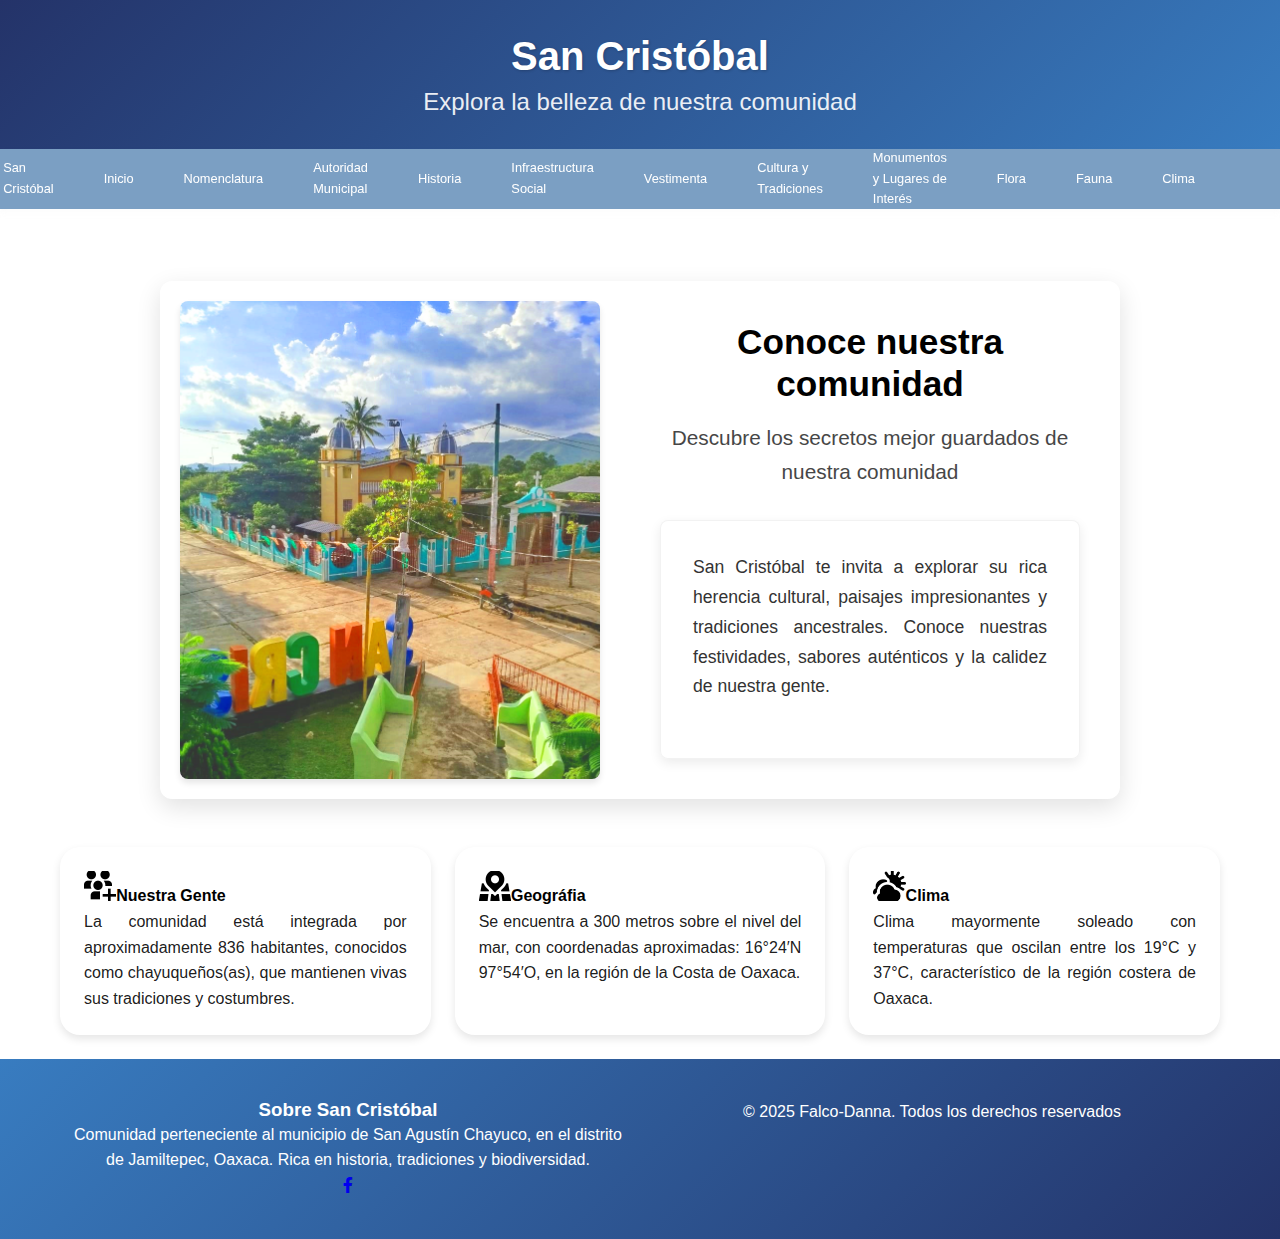
<file: index.html>
<!DOCTYPE html>
<html lang="en">
<head>
    <meta charset="UTF-8">
    <meta name="viewport" content="width=device-width, initial-scale=1.0">
    <title>San Cristóbal</title>

<meta charset="UTF-8">
    <meta name="author" content="San Cristóbal">
    <meta name="description" content="Pagina de San Cristóbal"
    <meta name="keywords" content="San Cristóbal, Chayuco, Tobeños, Cristóbal"/>
    <meta name="viewport" content="width=device-width, initial-scale=1, minimum-scale=1">
    <meta name="copyright" content="© 2025 Falco-Danna. Todos los derechos reservados"/>
    <link rel="icon" href="Img/Logo.png">


    <link rel="stylesheet" href="CSS/Estilos.css">
    <link rel="stylesheet" href="https://cdnjs.cloudflare.com/ajax/libs/font-awesome/6.0.0-beta3/css/all.min.css">
</head>

<body>
   <header>
        <h1>San Cristóbal </h1>
        <h2>Explora la belleza de nuestra comunidad</h2>
   </header> 

<nav>
    <ul class="sidebar">
      <li onclick=hideSidebar()><a href="index.html"><svg xmlns="http://www.w3.org/2000/svg" height="26" viewBox="0 96 960 960" width="26"><path d="m249 849-42-42 231-231-231-231 42-42 231 231 231-231 42 42-231 231 231 231-42 42-231-231-231 231Z"/></svg></a></li>
      <li><a href="index.html">Inicio</a></li>
      <li><a href="Nomenclatura.html">Nomenclatura</a></li>
      <li><a href="Autoridad Municipal.html">Autoridad Municipal</a></li>
      <li><a href="Historia.html">Historia</a></li>
      <li><a href="Infraestructura social.html">Infraestructura Social</a></li>
      <li><a href="Vetimenta.html">Vestimenta</a></li>
      <li><a href="Cultura y tradiciones.html">Cultura y Tradiciones</a></li>
      <li><a href="Monumentos y lugares de interes.html">Monumentos y Lugares de Interés</a></li>
      <li><a href="Flora.html">Flora</a></li>
      <li><a href="Fauna.html">Fauna</a></li>
      <li><a href="Clima.html">Clima</a></li>
    </ul>
    <ul>
      <li><a href="index.html">San Cristóbal</a></li>
      <li class="hideOnMobile"><a href="index.html">Inicio</a></li>
      <li class="hideOnMobile"><a href="Nomenclatura.html">Nomenclatura</a></li>
      <li class="hideOnMobile"><a href="Autoridad Municipal.html">Autoridad Municipal</a></li>
      <li class="hideOnMobile"><a href="Historia.html">Historia</a></li>
      <li class="hideOnMobile"><a href="Infraestructura social.html">Infraestructura Social</a></li>
      <li class="hideOnMobile"><a href="Vetimenta.html">Vestimenta</a></li>
      <li class="hideOnMobile"><a href="Cultura y tradiciones.html">Cultura y Tradiciones</a></li>
      <li class="hideOnMobile"><a href="Monumentos y lugares de interes.html">Monumentos y Lugares de Interés</a></li>
      <li class="hideOnMobile"><a href="Flora.html">Flora</a></li>
      <li class="hideOnMobile"><a href="Fauna.html">Fauna</a></li>
      <li class="hideOnMobile"><a href="Clima.html">Clima</a></li>
      <li class="menu-button" onclick=showSidebar()><a href="#"><svg xmlns="http://www.w3.org/2000/svg" height="26" viewBox="0 96 960 960" width="26"><path d="M120 816v-60h720v60H120Zm0-210v-60h720v60H120Zm0-210v-60h720v60H120Z"/></svg></a></li>
    </ul>
  </nav>

  <script>
    function showSidebar(){
      const sidebar = document.querySelector('.sidebar')
      sidebar.style.display = 'flex'
    }
    function hideSidebar(){
      const sidebar = document.querySelector('.sidebar')
      sidebar.style.display = 'none'
    }
  </script>

   <main>
      <section class="container" id="explora">
        <div class="seccion-destacada">
           
            <div class="seccion-destacada-imagen">
                <img src="Img/SAN CRISTOBAL.png">
            </div>
            
          
            <div class="seccion-destacada-contenido">
                <h2 class="titulo-destacado">Conoce nuestra comunidad </h2>
                <p class="subtitulo-destacado">Descubre los secretos mejor guardados de nuestra comunidad</p>
                
                <div class="tarjeta-destacada">
                    <p>San Cristóbal te invita a explorar su rica herencia cultural, paisajes impresionantes y tradiciones ancestrales. Conoce nuestras festividades, sabores auténticos y la calidez de nuestra gente.</p>
                    
                </div>
            </div>
        </div>
    </section>
    
    <div class="cards-container">
      <div class="divcentral">
        <img src="Img/COMUNIDAD.png"
        <h3><strong>Nuestra Gente</strong></h3>
        <p>La comunidad está integrada por aproximadamente 836 habitantes, conocidos como chayuqueños(as), que mantienen vivas sus tradiciones y costumbres.</p>
      </div>

      <div class="divcentral">
        <img src="Img/UBICACION.png"
        <h3><strong>Geográfia</strong></h3>
        <p>Se encuentra a 300 metros sobre el nivel del mar, con coordenadas aproximadas: 16°24′N 97°54′O, en la región de la Costa de Oaxaca.</p>
      </div>

      <div class="divcentral">
        <img src="Img/CLIMA.png"
        <h3><strong>Clima</strong></h3>
        <p>Clima mayormente soleado con temperaturas que oscilan entre los 19°C y 37°C, característico de la región costera de Oaxaca.</p>
      </div>
    </div>

    
   </main>

   <footer>
    <div class="footer-content">
            <div class="footer-column">
                <h3>Sobre San Cristóbal</h3>
                <p>Comunidad perteneciente al municipio de San Agustín Chayuco, en el distrito de Jamiltepec, Oaxaca. Rica en historia, tradiciones y biodiversidad.</p>
                <div class="social-links">
                    <a href="#"><i class="fab fa-facebook-f"></i></a>
                </div>
            </div>
    © 2025 Falco-Danna. Todos los derechos reservados
   </footer>
</body>
</html>
</file>
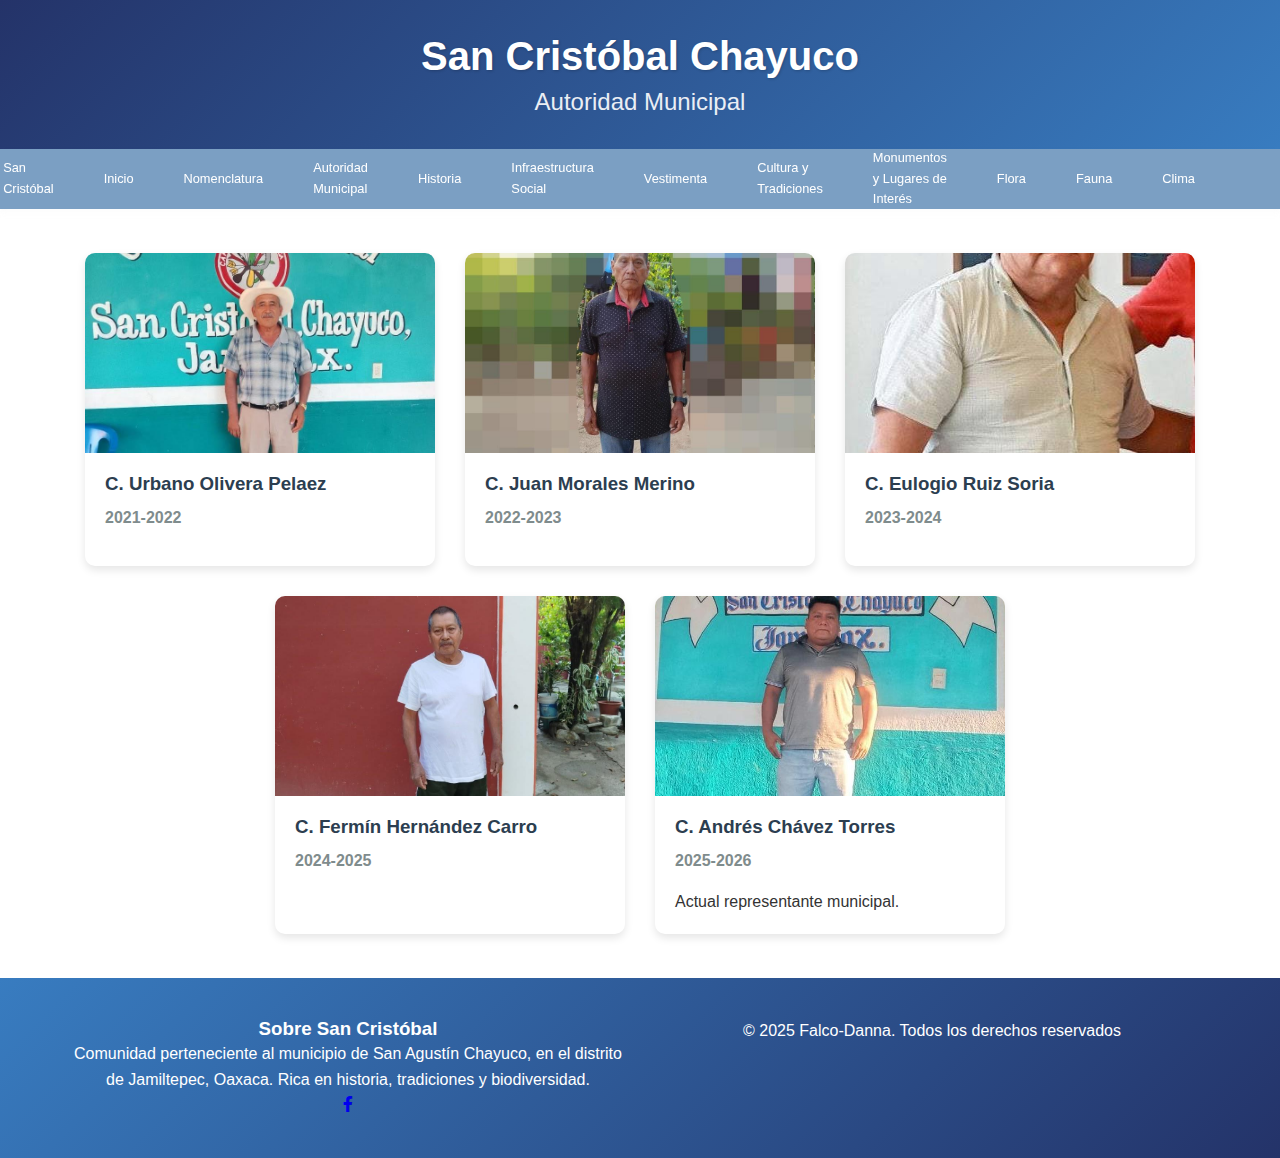
<file: Autoridad Municipal.html>
<!DOCTYPE html>
<html lang="en">
<head>
    <meta charset="UTF-8">
    <meta name="viewport" content="width=device-width, initial-scale=1.0">
    <title>San Cristóbal</title>

<meta charset="UTF-8">
    <meta name="author" content="San Cristóbal">
    <meta name="description" content="Pagina de San Cristóbal"
    <meta name="keywords" content="San Cristóbal, Chayuco, Tobeños, Cristóbal"/>
    <meta name="viewport" content="width=device-width, initial-scale=1, minimum-scale=1">
    <meta name="copyright" content="© 2025 Falco-Danna. Todos los derechos reservados"/>
    <link rel="icon" href="Img\Logo.png">


    <link rel="stylesheet" href="CSS/Estilos.css">
    <link rel="stylesheet" href="https://cdnjs.cloudflare.com/ajax/libs/font-awesome/6.0.0-beta3/css/all.min.css">
</head>
<body>
   <header>
        <h1>San Cristóbal Chayuco</h1>
        <h2>Autoridad Municipal</h2>
   </header> 

<nav>
    <ul class="sidebar">
      <li onclick=hideSidebar()><a href="index.html"><svg xmlns="http://www.w3.org/2000/svg" height="26" viewBox="0 96 960 960" width="26"><path d="m249 849-42-42 231-231-231-231 42-42 231 231 231-231 42 42-231 231 231 231-42 42-231-231-231 231Z"/></svg></a></li>
      <li><a href="index.html">Inicio</a></li>
      <li><a href="Nomenclatura.html">Nomenclatura</a></li>
      <li><a href="Autoridad Municipal.html">Autoridad Municipal</a></li>
      <li><a href="Historia.html">Historia</a></li>
      <li><a href="Infraestructura social.html">Infraestructura Social</a></li>
      <li><a href="Vetimenta.html">Vestimenta</a></li>
      <li><a href="Cultura y tradiciones.html">Cultura y Tradiciones</a></li>
      <li><a href="Monumentos y lugares de interes.html">Monumentos y Lugares de Interés</a></li>
      <li><a href="Flora.html">Flora</a></li>
      <li><a href="Fauna.html">Fauna</a></li>
      <li><a href="Clima.html">Clima</a></li>
    </ul>
    <ul>
      <li><a href="index.html">San Cristóbal</a></li>
      <li class="hideOnMobile"><a href="index.html">Inicio</a></li>
      <li class="hideOnMobile"><a href="Nomenclatura.html">Nomenclatura</a></li>
      <li class="hideOnMobile"><a href="Autoridad Municipal.html">Autoridad Municipal</a></li>
      <li class="hideOnMobile"><a href="Historia.html">Historia</a></li>
      <li class="hideOnMobile"><a href="Infraestructura social.html">Infraestructura Social</a></li>
      <li class="hideOnMobile"><a href="Vetimenta.html">Vestimenta</a></li>
      <li class="hideOnMobile"><a href="Cultura y tradiciones.html">Cultura y Tradiciones</a></li>
      <li class="hideOnMobile"><a href="Monumentos y lugares de interes.html">Monumentos y Lugares de Interés</a></li>
      <li class="hideOnMobile"><a href="Flora.html">Flora</a></li>
      <li class="hideOnMobile"><a href="Fauna.html">Fauna</a></li>
      <li class="hideOnMobile"><a href="Clima.html">Clima</a></li>
      <li class="menu-button" onclick=showSidebar()><a href="#"><svg xmlns="http://www.w3.org/2000/svg" height="26" viewBox="0 96 960 960" width="26"><path d="M120 816v-60h720v60H120Zm0-210v-60h720v60H120Zm0-210v-60h720v60H120Z"/></svg></a></li>
    </ul>
  </nav>

  <script>
    function showSidebar(){
      const sidebar = document.querySelector('.sidebar')
      sidebar.style.display = 'flex'
    }
    function hideSidebar(){
      const sidebar = document.querySelector('.sidebar')
      sidebar.style.display = 'none'
    }
  </script>

   <main>

      </section>
    
    <div class="autoridades-container">
      <div class="autoridad-card">
        <div class="autoridad-imagen">
          <img src="Img/C. Urbano Olivera Peláe.jpg" alt="C. Urbano Olivera Pelaez">
        </div>
        <div class="autoridad-info">
          <h3>C. Urbano Olivera Pelaez</h3>
          <p class="periodo">2021-2022</p>
          
        </div>
      </div>

      <div class="autoridad-card">
        <div class="autoridad-imagen">
          <img src="Img/C. Juan Morales Merino.jpg" alt="C. Juan Morales Merino">
        </div>
        <div class="autoridad-info">
          <h3>C. Juan Morales Merino</h3>
          <p class="periodo">2022-2023</p>
          
        </div>
      </div>

      <div class="autoridad-card">
        <div class="autoridad-imagen">
          <img src="Img/C. Eulogio Ruiz Soria.jpg" alt="C. Eulogio Ruiz Soria">
        </div>
        <div class="autoridad-info">
          <h3>C. Eulogio Ruiz Soria</h3>
          <p class="periodo">2023-2024</p>
          
        </div>
      </div>

      <div class="autoridad-card">
        <div class="autoridad-imagen">
          <img src="Img/C. Fermín Hernández Carro.jpg" alt="C. Fermín Hernández Carro">
        </div>
        <div class="autoridad-info">
          <h3>C. Fermín Hernández Carro</h3>
          <p class="periodo">2024-2025</p>
       
        </div>
      </div>

      <div class="autoridad-card">
        <div class="autoridad-imagen">
          <img src="Img/C. Andrés Chávez Torres.jpg" alt="C. Andrés Chávez Torres">
        </div>
        <div class="autoridad-info">
          <h3>C. Andrés Chávez Torres</h3>
          <p class="periodo">2025-2026</p>
          <p>Actual representante municipal.</p>
        </div>
      </div>
    </div>

   </main>

   <footer>
    <div class="footer-content">
            <div class="footer-column">
                <h3>Sobre San Cristóbal</h3>
                <p>Comunidad perteneciente al municipio de San Agustín Chayuco, en el distrito de Jamiltepec, Oaxaca. Rica en historia, tradiciones y biodiversidad.</p>
                <div class="social-links">
                    <a href="#"><i class="fab fa-facebook-f"></i></a>
                </div>
            </div>
    © 2025 Falco-Danna. Todos los derechos reservados
   </footer>
</body>
</html>
</file>
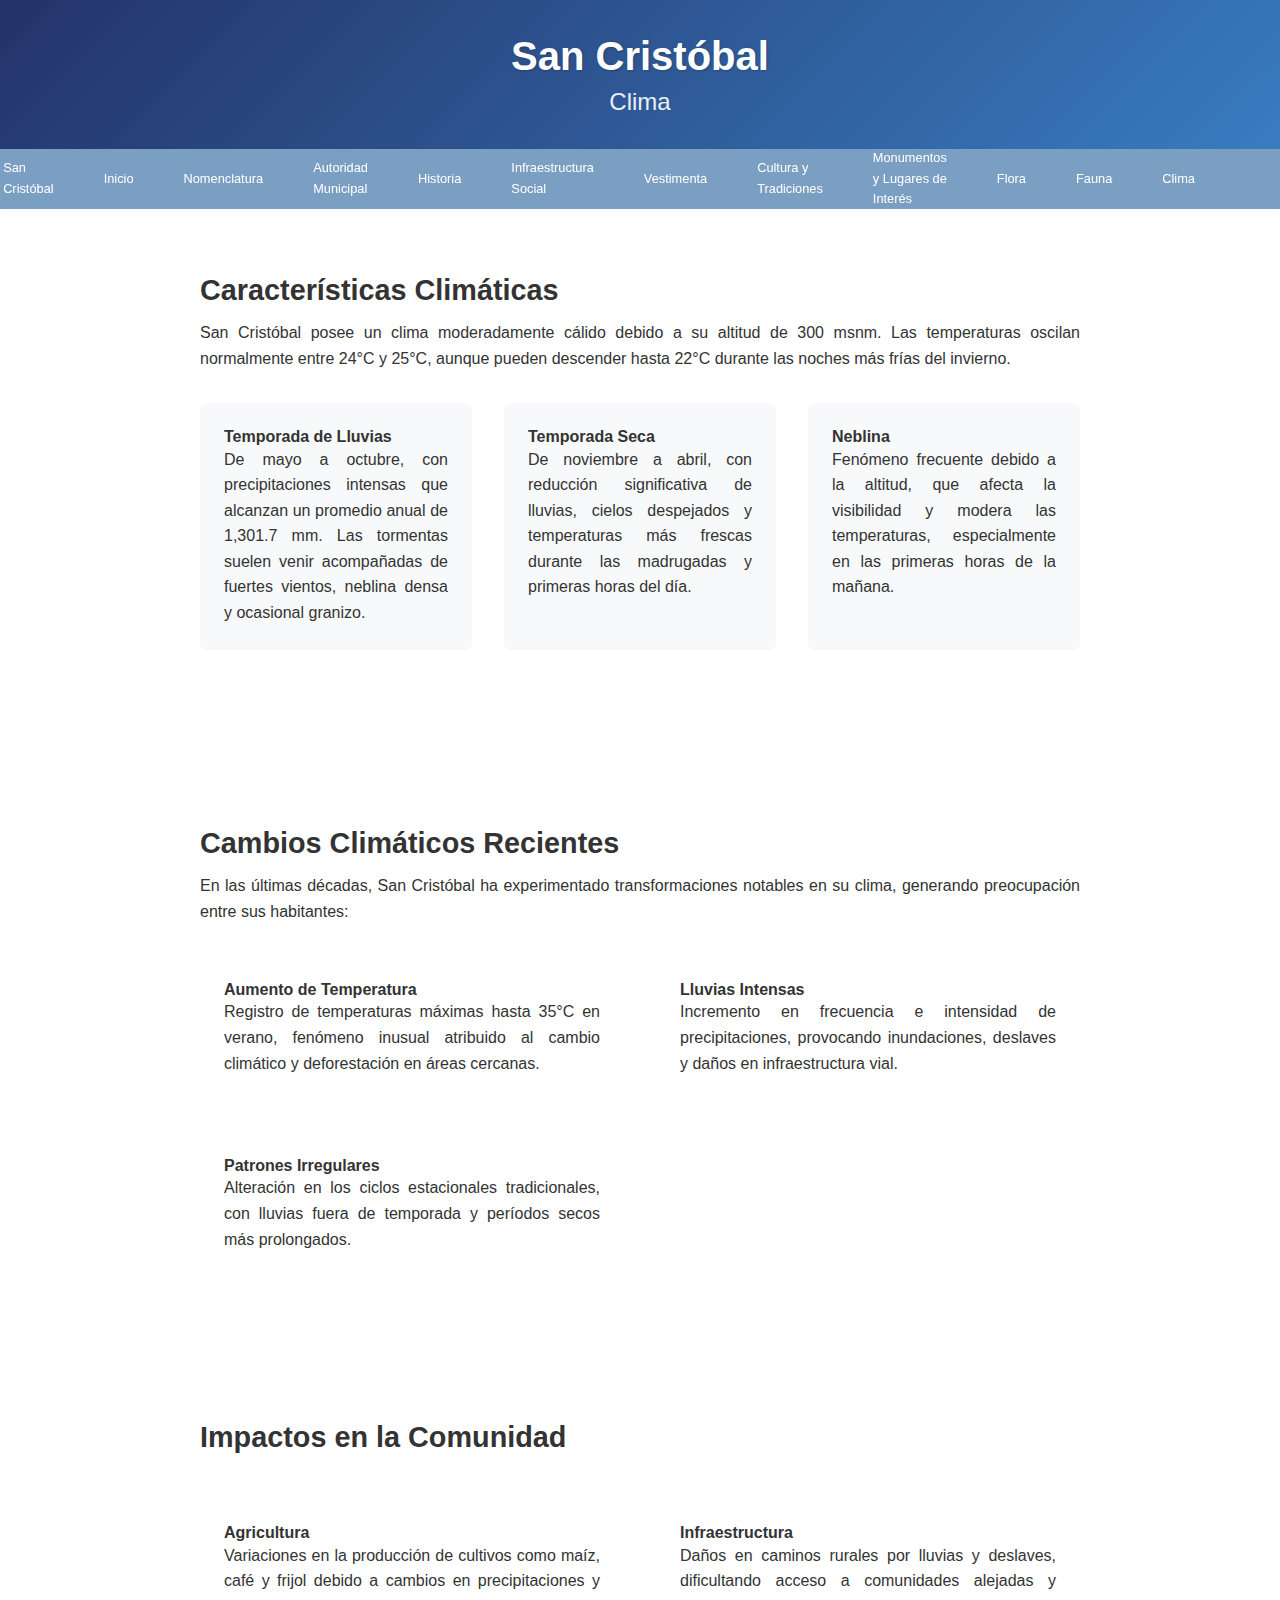
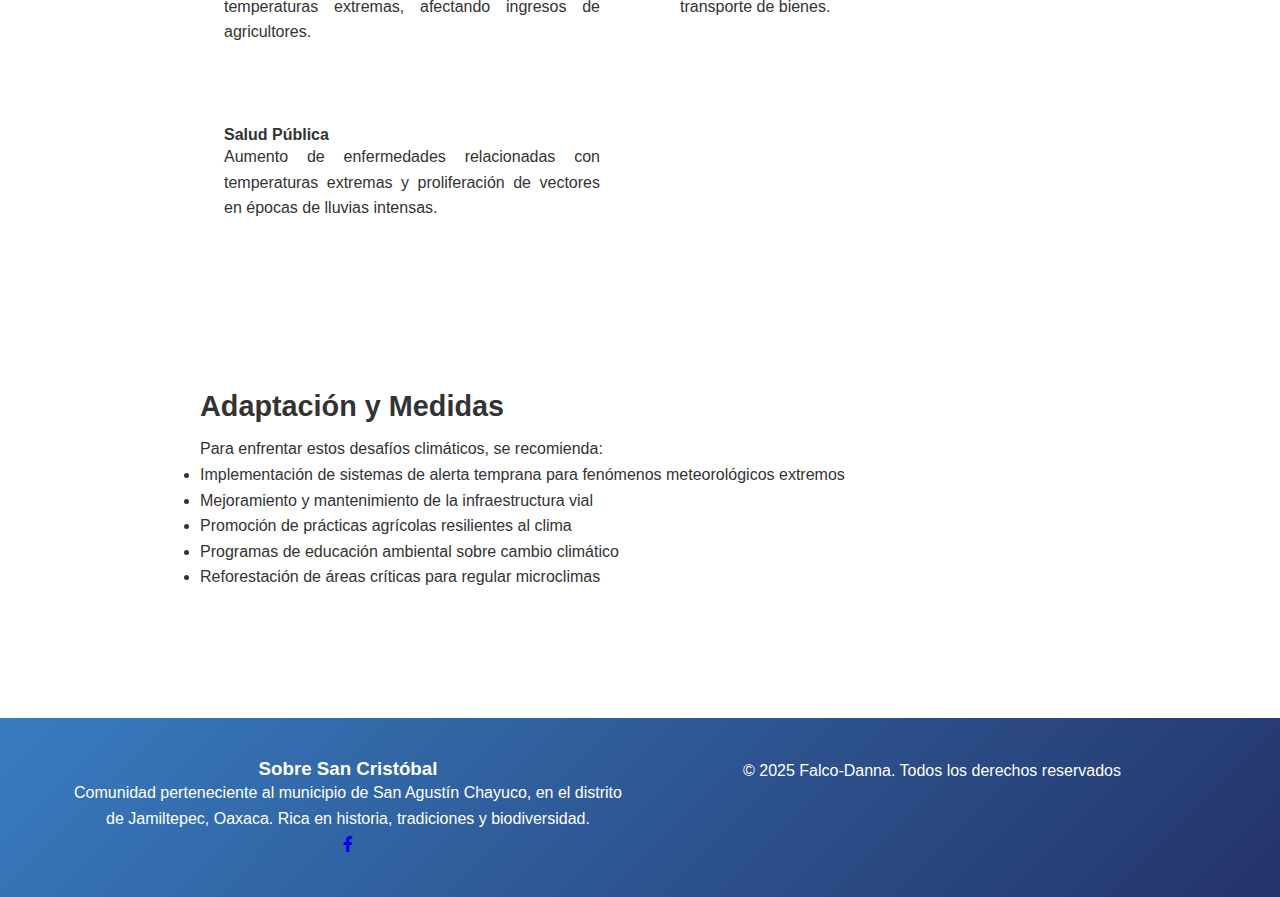
<file: Clima.html>
<!DOCTYPE html>
<html lang="en">
<head>
    <meta charset="UTF-8">
    <meta name="viewport" content="width=device-width, initial-scale=1.0">
    <title>San Cristóbal</title>

<meta charset="UTF-8">
    <meta name="author" content="San Cristóbal">
    <meta name="description" content="Pagina de San Cristóbal"
    <meta name="keywords" content="San Cristóbal, Chayuco, Tobeños, Cristóbal"/>
    <meta name="viewport" content="width=device-width, initial-scale=1, minimum-scale=1">
    <meta name="copyright" content="© 2025 Falco-Danna. Todos los derechos reservados"/>
    <link rel="icon" href="Img/Logo.png">


    <link rel="stylesheet" href="CSS/Estilos.css">
    <link rel="stylesheet" href="https://cdnjs.cloudflare.com/ajax/libs/font-awesome/6.0.0-beta3/css/all.min.css">
</head>
<body>
   <header>
        <h1>San Cristóbal </h1>
        <h2>Clima</h2>
   </header> 

   <nav>
    <ul class="sidebar">
      <li onclick=hideSidebar()><a href="index.html"><svg xmlns="http://www.w3.org/2000/svg" height="26" viewBox="0 96 960 960" width="26"><path d="m249 849-42-42 231-231-231-231 42-42 231 231 231-231 42 42-231 231 231 231-42 42-231-231-231 231Z"/></svg></a></li>
      <li><a href="index.html">Inicio</a></li>
      <li><a href="Nomenclatura.html">Nomenclatura</a></li>
      <li><a href="Autoridad Municipal.html">Autoridad Municipal</a></li>
      <li><a href="Historia.html">Historia</a></li>
      <li><a href="Infraestructura social.html">Infraestructura Social</a></li>
      <li><a href="Vetimenta.html">Vestimenta</a></li>
      <li><a href="Cultura y tradiciones.html">Cultura y Tradiciones</a></li>
      <li><a href="Monumentos y lugares de interes.html">Monumentos y Lugares de Interés</a></li>
      <li><a href="Flora.html">Flora</a></li>
      <li><a href="Fauna.html">Fauna</a></li>
      <li><a href="Clima.html">Clima</a></li>
    </ul>
    <ul>
      <li><a href="index.html">San Cristóbal</a></li>
      <li class="hideOnMobile"><a href="index.html">Inicio</a></li>
      <li class="hideOnMobile"><a href="Nomenclatura.html">Nomenclatura</a></li>
      <li class="hideOnMobile"><a href="Autoridad Municipal.html">Autoridad Municipal</a></li>
      <li class="hideOnMobile"><a href="Historia.html">Historia</a></li>
      <li class="hideOnMobile"><a href="Infraestructura social.html">Infraestructura Social</a></li>
      <li class="hideOnMobile"><a href="Vetimenta.html">Vestimenta</a></li>
      <li class="hideOnMobile"><a href="Cultura y tradiciones.html">Cultura y Tradiciones</a></li>
      <li class="hideOnMobile"><a href="Monumentos y lugares de interes.html">Monumentos y Lugares de Interés</a></li>
      <li class="hideOnMobile"><a href="Flora.html">Flora</a></li>
      <li class="hideOnMobile"><a href="Fauna.html">Fauna</a></li>
      <li class="hideOnMobile"><a href="Clima.html">Clima</a></li>
      <li class="menu-button" onclick=showSidebar()><a href="#"><svg xmlns="http://www.w3.org/2000/svg" height="26" viewBox="0 96 960 960" width="26"><path d="M120 816v-60h720v60H120Zm0-210v-60h720v60H120Zm0-210v-60h720v60H120Z"/></svg></a></li>
    </ul>
  </nav>

  <script>
    function showSidebar(){
      const sidebar = document.querySelector('.sidebar')
      sidebar.style.display = 'flex'
    }
    function hideSidebar(){
      const sidebar = document.querySelector('.sidebar')
      sidebar.style.display = 'none'
    }
  </script>

   <main>
      
    <div class="container">
        
        <div class="clima-section">
            <h3>Características Climáticas</h3>
            <p>San Cristóbal posee un clima moderadamente cálido debido a su altitud de 300 msnm. Las temperaturas oscilan normalmente entre 24°C y 25°C, aunque pueden descender hasta 22°C durante las noches más frías del invierno.</p>
            
            <div class="clima-highlights">
                <div class="highlight-card">
                    <h4>Temporada de Lluvias</h4>
                    <p>De mayo a octubre, con precipitaciones intensas que alcanzan un promedio anual de 1,301.7 mm. Las tormentas suelen venir acompañadas de fuertes vientos, neblina densa y ocasional granizo.</p>
                </div>
                
                <div class="highlight-card">
                    <h4>Temporada Seca</h4>
                    <p>De noviembre a abril, con reducción significativa de lluvias, cielos despejados y temperaturas más frescas durante las madrugadas y primeras horas del día.</p>
                </div>
                
                <div class="highlight-card">
                    <h4>Neblina</h4>
                    <p>Fenómeno frecuente debido a la altitud, que afecta la visibilidad y modera las temperaturas, especialmente en las primeras horas de la mañana.</p>
                </div>
            </div>
            
            
        </div>
        

        <div class="clima-section">
            <h3>Cambios Climáticos Recientes</h3>
            <p>En las últimas décadas, San Cristóbal ha experimentado transformaciones notables en su clima, generando preocupación entre sus habitantes:</p>
            
            <div class="impact-grid">
                <div class="impact-card">
                    <h4>Aumento de Temperatura</h4>
                    <p>Registro de temperaturas máximas hasta 35°C en verano, fenómeno inusual atribuido al cambio climático y deforestación en áreas cercanas.</p>
                </div>
                
                <div class="impact-card">
                    <h4>Lluvias Intensas</h4>
                    <p>Incremento en frecuencia e intensidad de precipitaciones, provocando inundaciones, deslaves y daños en infraestructura vial.</p>
                </div>
                
                <div class="impact-card">
                    <h4>Patrones Irregulares</h4>
                    <p>Alteración en los ciclos estacionales tradicionales, con lluvias fuera de temporada y períodos secos más prolongados.</p>
                </div>
            </div>
        </div>
        

        <div class="clima-section">
            <h3>Impactos en la Comunidad</h3>
            
            <div class="impact-grid">
                <div class="impact-card">
                    <h4>Agricultura</h4>
                    <p>Variaciones en la producción de cultivos como maíz, café y frijol debido a cambios en precipitaciones y temperaturas extremas, afectando ingresos de agricultores.</p>
                </div>
                
                <div class="impact-card">
                    <h4>Infraestructura</h4>
                    <p>Daños en caminos rurales por lluvias y deslaves, dificultando acceso a comunidades alejadas y transporte de bienes.</p>
                </div>
                
                <div class="impact-card">
                    <h4>Salud Pública</h4>
                    <p>Aumento de enfermedades relacionadas con temperaturas extremas y proliferación de vectores en épocas de lluvias intensas.</p>
                </div>
            </div>
        </div>
        
       
        <div class="clima-section">
            <h3>Adaptación y Medidas</h3>
            <p>Para enfrentar estos desafíos climáticos, se recomienda:</p>
            <ul>
                <li>Implementación de sistemas de alerta temprana para fenómenos meteorológicos extremos</li>
                <li>Mejoramiento y mantenimiento de la infraestructura vial</li>
                <li>Promoción de prácticas agrícolas resilientes al clima</li>
                <li>Programas de educación ambiental sobre cambio climático</li>
                <li>Reforestación de áreas críticas para regular microclimas</li>
            </ul>
        </div>
      </div>

   </main>

   <footer>
    <div class="footer-content">
            <div class="footer-column">
                <h3>Sobre San Cristóbal</h3>
                <p>Comunidad perteneciente al municipio de San Agustín Chayuco, en el distrito de Jamiltepec, Oaxaca. Rica en historia, tradiciones y biodiversidad.</p>
                <div class="social-links">
                    <a href="#"><i class="fab fa-facebook-f"></i></a>
                </div>
            </div>
    © 2025 Falco-Danna. Todos los derechos reservados
   </footer>
</body>
</html>
</file>
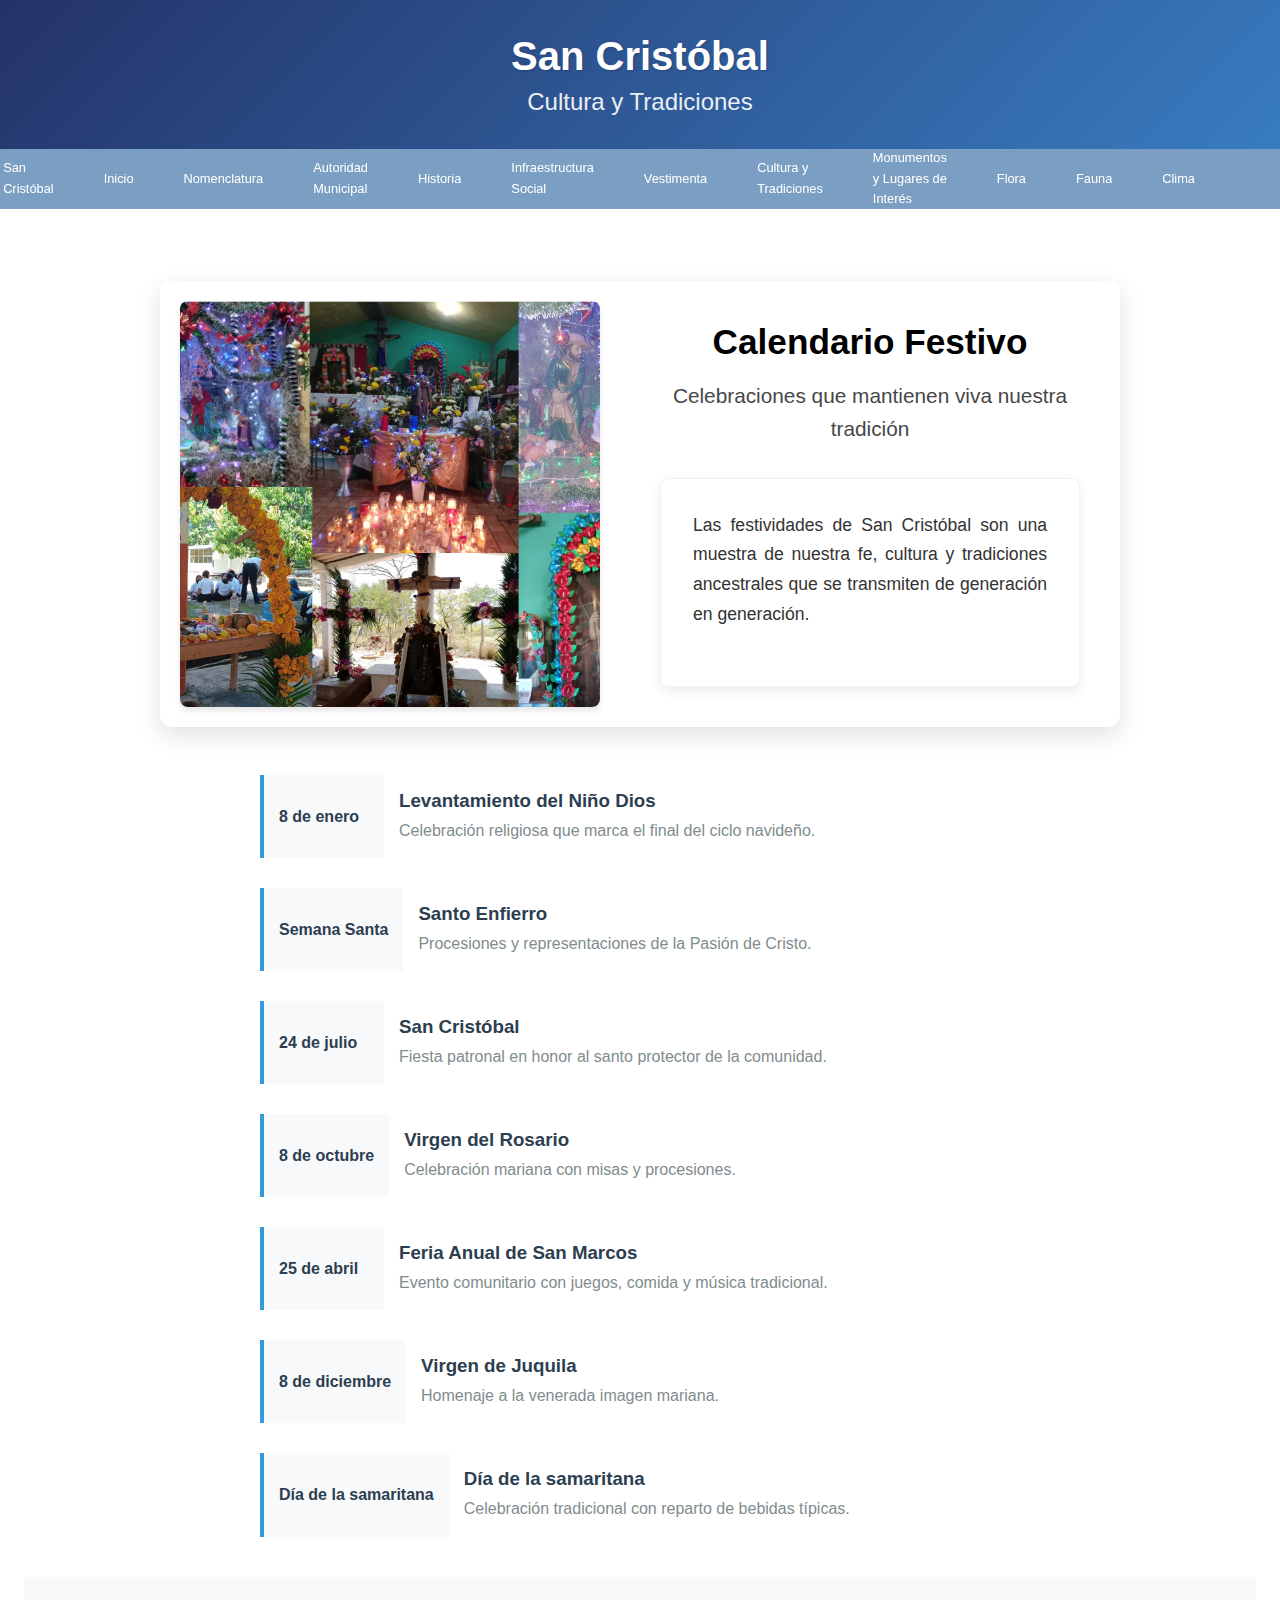
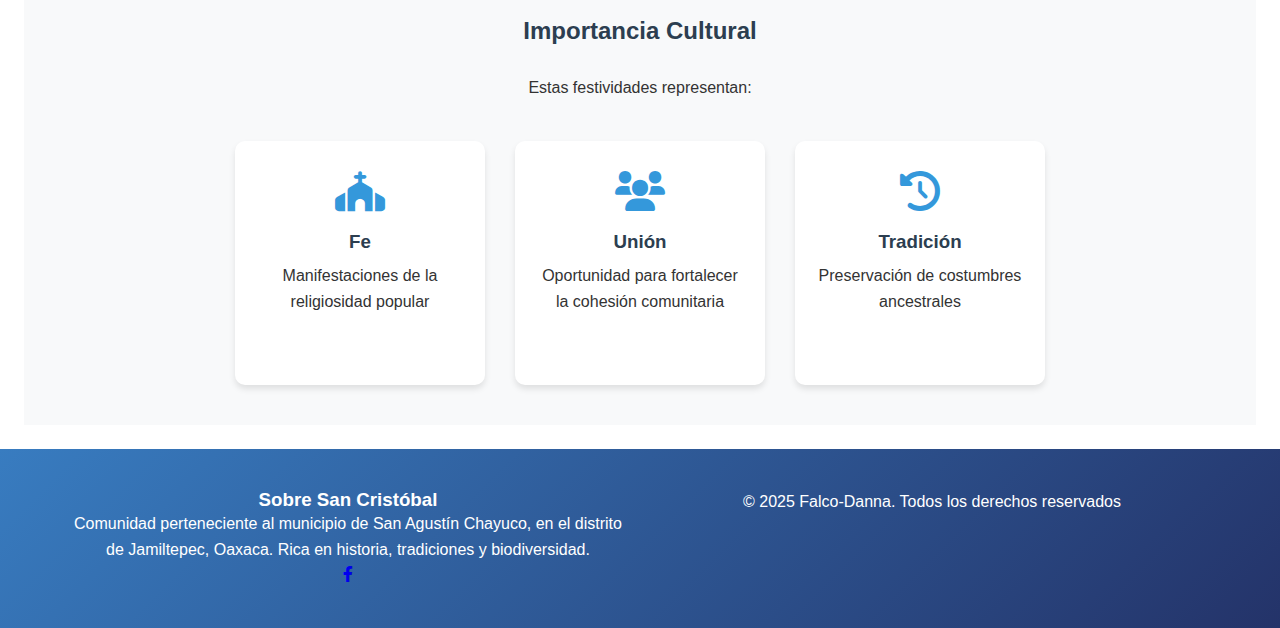
<file: Cultura y tradiciones.html>
<!DOCTYPE html>
<html lang="en">
<head>
    <meta charset="UTF-8">
    <meta name="viewport" content="width=device-width, initial-scale=1.0">
    <title>San Cristóbal</title>

<meta charset="UTF-8">
    <meta name="author" content="San Cristóbal">
    <meta name="description" content="Pagina de San Cristóbal"
    <meta name="keywords" content="San Cristóbal, Chayuco, Tobeños, Cristóbal"/>
    <meta name="viewport" content="width=device-width, initial-scale=1, minimum-scale=1">
    <meta name="copyright" content="© 2025 Falco-Danna. Todos los derechos reservados"/>
    <link rel="icon" href="Img/Logo.png">


    <link rel="stylesheet" href="CSS/Estilos.css">
    <link rel="stylesheet" href="https://cdnjs.cloudflare.com/ajax/libs/font-awesome/6.0.0-beta3/css/all.min.css">
</head>
<body>
   <header>
        <h1>San Cristóbal </h1>
        <h2>Cultura y Tradiciones</h2>
   </header> 

   <nav>
    <ul class="sidebar">
      <li onclick=hideSidebar()><a href="index.html"><svg xmlns="http://www.w3.org/2000/svg" height="26" viewBox="0 96 960 960" width="26"><path d="m249 849-42-42 231-231-231-231 42-42 231 231 231-231 42 42-231 231 231 231-42 42-231-231-231 231Z"/></svg></a></li>
      <li><a href="index.html">Inicio</a></li>
      <li><a href="Nomenclatura.html">Nomenclatura</a></li>
      <li><a href="Autoridad Municipal.html">Autoridad Municipal</a></li>
      <li><a href="Historia.html">Historia</a></li>
      <li><a href="Infraestructura social.html">Infraestructura Social</a></li>
      <li><a href="Vetimenta.html">Vestimenta</a></li>
      <li><a href="Cultura y tradiciones.html">Cultura y Tradiciones</a></li>
      <li><a href="Monumentos y lugares de interes.html">Monumentos y Lugares de Interés</a></li>
      <li><a href="Flora.html">Flora</a></li>
      <li><a href="Fauna.html">Fauna</a></li>
      <li><a href="Clima.html">Clima</a></li>
    </ul>
    <ul>
      <li><a href="index.html">San Cristóbal</a></li>
      <li class="hideOnMobile"><a href="index.html">Inicio</a></li>
      <li class="hideOnMobile"><a href="Nomenclatura.html">Nomenclatura</a></li>
      <li class="hideOnMobile"><a href="Autoridad Municipal.html">Autoridad Municipal</a></li>
      <li class="hideOnMobile"><a href="Historia.html">Historia</a></li>
      <li class="hideOnMobile"><a href="Infraestructura social.html">Infraestructura Social</a></li>
      <li class="hideOnMobile"><a href="Vetimenta.html">Vestimenta</a></li>
      <li class="hideOnMobile"><a href="Cultura y tradiciones.html">Cultura y Tradiciones</a></li>
      <li class="hideOnMobile"><a href="Monumentos y lugares de interes.html">Monumentos y Lugares de Interés</a></li>
      <li class="hideOnMobile"><a href="Flora.html">Flora</a></li>
      <li class="hideOnMobile"><a href="Fauna.html">Fauna</a></li>
      <li class="hideOnMobile"><a href="Clima.html">Clima</a></li>
      <li class="menu-button" onclick=showSidebar()><a href="#"><svg xmlns="http://www.w3.org/2000/svg" height="26" viewBox="0 96 960 960" width="26"><path d="M120 816v-60h720v60H120Zm0-210v-60h720v60H120Zm0-210v-60h720v60H120Z"/></svg></a></li>
    </ul>
  </nav>

  <script>
    function showSidebar(){
      const sidebar = document.querySelector('.sidebar')
      sidebar.style.display = 'flex'
    }
    function hideSidebar(){
      const sidebar = document.querySelector('.sidebar')
      sidebar.style.display = 'none'
    }
  </script>

   <main>
      <section class="container" id="festividades">
        <div class="seccion-destacada">
            <div class="seccion-destacada-imagen">
                <img src="Img/Tradiciones.png" alt="Festividades de San Cristóbal">
            </div>
            
            <div class="seccion-destacada-contenido">
                <h2 class="titulo-destacado">Calendario Festivo</h2>
                <p class="subtitulo-destacado">Celebraciones que mantienen viva nuestra tradición</p>
                
                <div class="tarjeta-destacada">
                    <p>Las festividades de San Cristóbal  son una muestra de nuestra fe, cultura y tradiciones ancestrales que se transmiten de generación en generación.</p>
                </div>
            </div>
        </div>
      </section>
    
      <div class="festividades-container">
        <div class="festividad">
          <div class="fecha">8 de enero</div>
          <div class="detalle">
            <h3>Levantamiento del Niño Dios</h3>
            <p>Celebración religiosa que marca el final del ciclo navideño.</p>
          </div>
        </div>

        <div class="festividad">
          <div class="fecha">Semana Santa</div>
          <div class="detalle">
            <h3>Santo Enfierro</h3>
            <p>Procesiones y representaciones de la Pasión de Cristo.</p>
          </div>
        </div>

        <div class="festividad">
          <div class="fecha">24 de julio</div>
          <div class="detalle">
            <h3>San Cristóbal</h3>
            <p>Fiesta patronal en honor al santo protector de la comunidad.</p>
          </div>
        </div>

        <div class="festividad">
          <div class="fecha">8 de octubre</div>
          <div class="detalle">
            <h3>Virgen del Rosario</h3>
            <p>Celebración mariana con misas y procesiones.</p>
          </div>
        </div>

        <div class="festividad">
          <div class="fecha">25 de abril</div>
          <div class="detalle">
            <h3>Feria Anual de San Marcos</h3>
            <p>Evento comunitario con juegos, comida y música tradicional.</p>
          </div>
        </div>

        <div class="festividad">
          <div class="fecha">8 de diciembre</div>
          <div class="detalle">
            <h3>Virgen de Juquila</h3>
            <p>Homenaje a la venerada imagen mariana.</p>
          </div>
        </div>

        <div class="festividad">
          <div class="fecha">Día de la samaritana</div>
          <div class="detalle">
            <h3>Día de la samaritana</h3>
            <p>Celebración tradicional con reparto de bebidas típicas.</p>
          </div>
        </div>
      </div>

      <section class="importancia">
        <h2>Importancia Cultural</h2>
        <p>Estas festividades representan:</p>
        
        <div class="importancia-grid">
          <div class="importancia-item">
            <i class="fas fa-church"></i>
            <h3>Fe</h3>
            <p>Manifestaciones de la religiosidad popular</p>
          </div>
          
          <div class="importancia-item">
            <i class="fas fa-users"></i>
            <h3>Unión</h3>
            <p>Oportunidad para fortalecer la cohesión comunitaria</p>
          </div>
          
          <div class="importancia-item">
            <i class="fas fa-history"></i>
            <h3>Tradición</h3>
            <p>Preservación de costumbres ancestrales</p>
          </div>
        </div>
      </section>

   </main>

   <footer>
    <div class="footer-content">
            <div class="footer-column">
                <h3>Sobre San Cristóbal</h3>
                <p>Comunidad perteneciente al municipio de San Agustín Chayuco, en el distrito de Jamiltepec, Oaxaca. Rica en historia, tradiciones y biodiversidad.</p>
                <div class="social-links">
                    <a href="#"><i class="fab fa-facebook-f"></i></a>
                </div>
            </div>
    © 2025 Falco-Danna. Todos los derechos reservados
   </footer>
</body>
</html>
</file>
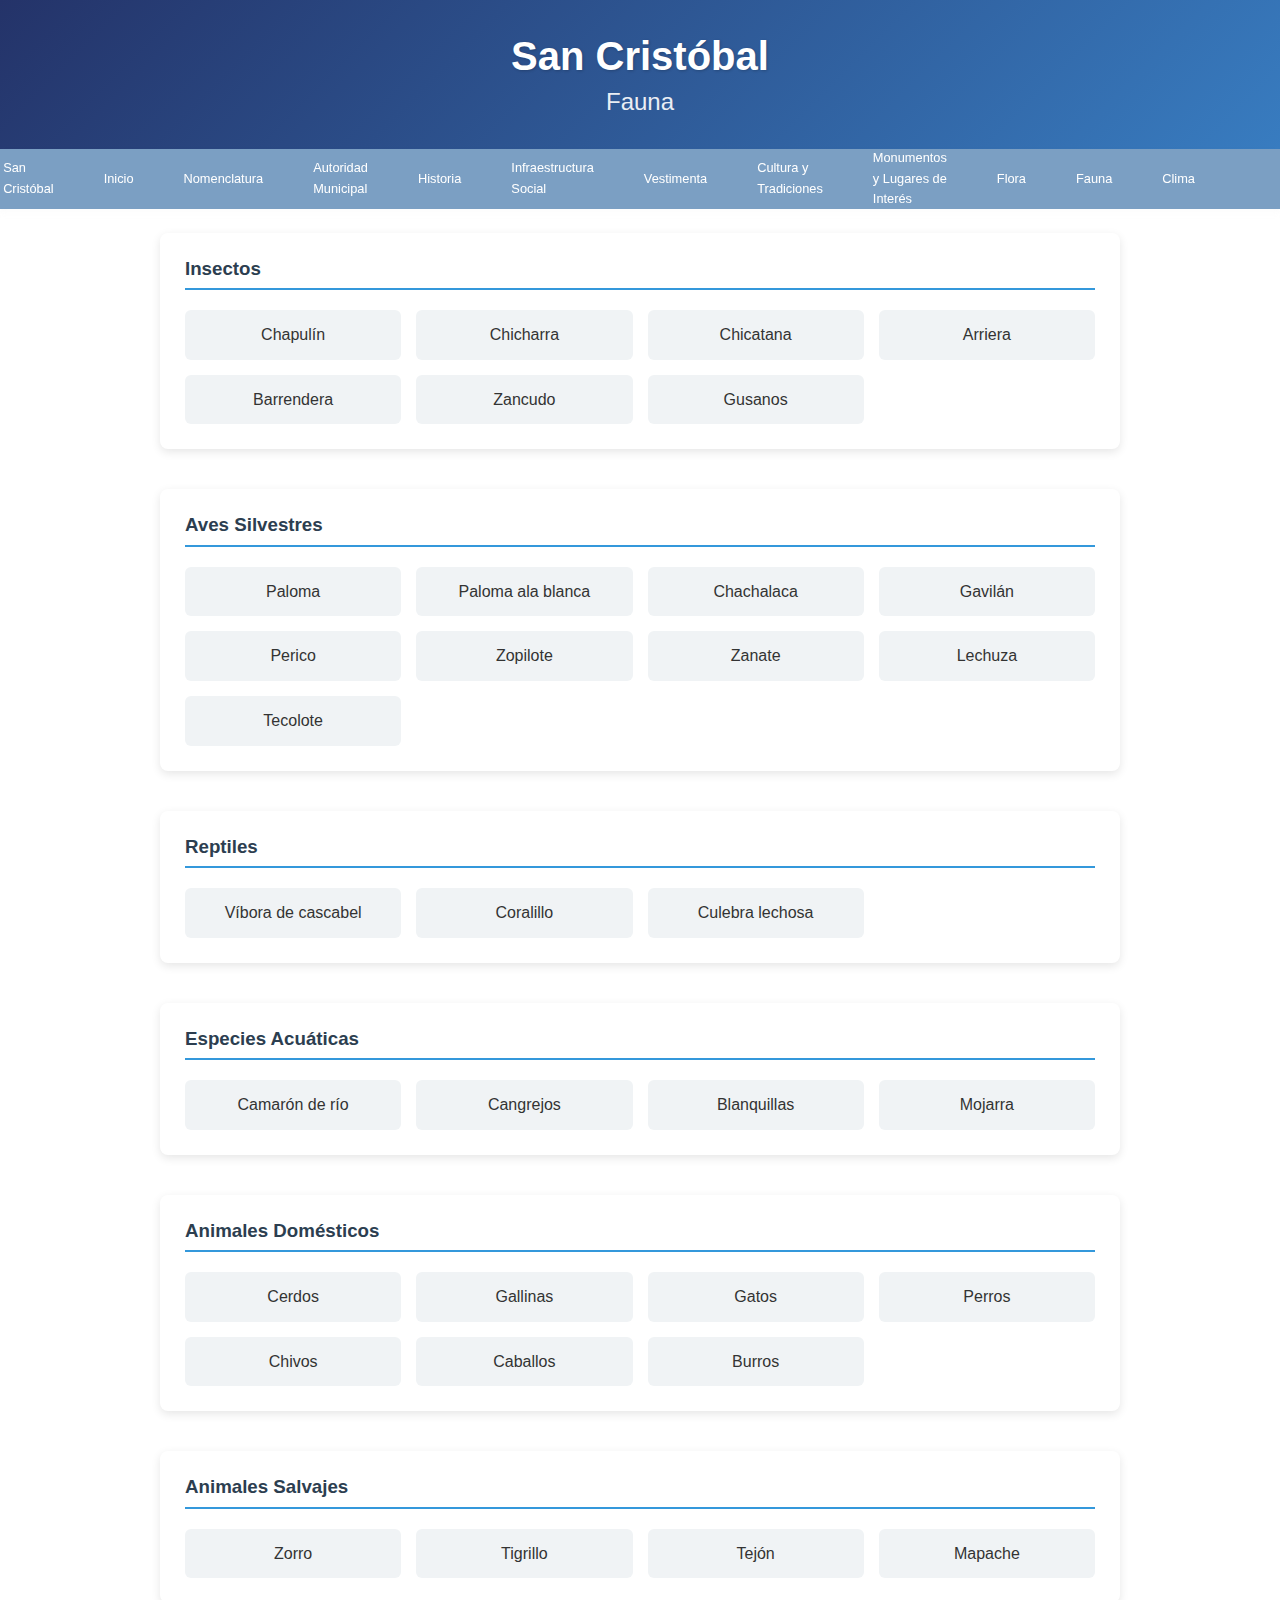
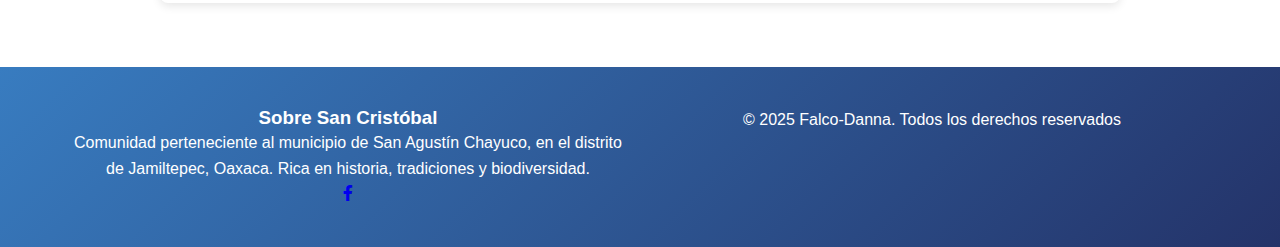
<file: Fauna.html>
<!DOCTYPE html>
<html lang="en">
<head>
    <meta charset="UTF-8">
    <meta name="viewport" content="width=device-width, initial-scale=1.0">
    <title>San Cristóbal</title>

<meta charset="UTF-8">
    <meta name="author" content="San Cristóbal">
    <meta name="description" content="Pagina de San Cristóbal"
    <meta name="keywords" content="San Cristóbal, Chayuco, Tobeños, Cristóbal"/>
    <meta name="viewport" content="width=device-width, initial-scale=1, minimum-scale=1">
    <meta name="copyright" content="© 2025 Falco-Danna. Todos los derechos reservados"/>
    <link rel="icon" href="Img/Logo.png">


    <link rel="stylesheet" href="CSS/Estilos.css">
    <link rel="stylesheet" href="https://cdnjs.cloudflare.com/ajax/libs/font-awesome/6.0.0-beta3/css/all.min.css">
</head>
<body>
   <header>
        <h1>San Cristóbal </h1>
        <h2>Fauna</h2>
   </header> 

<nav>
    <ul class="sidebar">
      <li onclick=hideSidebar()><a href="index.html"><svg xmlns="http://www.w3.org/2000/svg" height="26" viewBox="0 96 960 960" width="26"><path d="m249 849-42-42 231-231-231-231 42-42 231 231 231-231 42 42-231 231 231 231-42 42-231-231-231 231Z"/></svg></a></li>
      <li><a href="index.html">Inicio</a></li>
      <li><a href="Nomenclatura.html">Nomenclatura</a></li>
      <li><a href="Autoridad Municipal.html">Autoridad Municipal</a></li>
      <li><a href="Historia.html">Historia</a></li>
      <li><a href="Infraestructura social.html">Infraestructura Social</a></li>
      <li><a href="Vetimenta.html">Vestimenta</a></li>
      <li><a href="Cultura y tradiciones.html">Cultura y Tradiciones</a></li>
      <li><a href="Monumentos y lugares de interes.html">Monumentos y Lugares de Interés</a></li>
      <li><a href="Flora.html">Flora</a></li>
      <li><a href="Fauna.html">Fauna</a></li>
      <li><a href="Clima.html">Clima</a></li>
    </ul>
    <ul>
      <li><a href="index.html">San Cristóbal</a></li>
      <li class="hideOnMobile"><a href="index.html">Inicio</a></li>
      <li class="hideOnMobile"><a href="Nomenclatura.html">Nomenclatura</a></li>
      <li class="hideOnMobile"><a href="Autoridad Municipal.html">Autoridad Municipal</a></li>
      <li class="hideOnMobile"><a href="Historia.html">Historia</a></li>
      <li class="hideOnMobile"><a href="Infraestructura social.html">Infraestructura Social</a></li>
      <li class="hideOnMobile"><a href="Vetimenta.html">Vestimenta</a></li>
      <li class="hideOnMobile"><a href="Cultura y tradiciones.html">Cultura y Tradiciones</a></li>
      <li class="hideOnMobile"><a href="Monumentos y lugares de interes.html">Monumentos y Lugares de Interés</a></li>
      <li class="hideOnMobile"><a href="Flora.html">Flora</a></li>
      <li class="hideOnMobile"><a href="Fauna.html">Fauna</a></li>
      <li class="hideOnMobile"><a href="Clima.html">Clima</a></li>
      <li class="menu-button" onclick=showSidebar()><a href="#"><svg xmlns="http://www.w3.org/2000/svg" height="26" viewBox="0 96 960 960" width="26"><path d="M120 816v-60h720v60H120Zm0-210v-60h720v60H120Zm0-210v-60h720v60H120Z"/></svg></a></li>
    </ul>
  </nav>

  <script>
    function showSidebar(){
      const sidebar = document.querySelector('.sidebar')
      sidebar.style.display = 'flex'
    }
    function hideSidebar(){
      const sidebar = document.querySelector('.sidebar')
      sidebar.style.display = 'none'
    }
  </script>

   <main>
      <div class="container">
        
        
        <div class="fauna-section">
            <h3>Insectos</h3>
            <div class="fauna-grid">
                <div class="animal">Chapulín</div>
                <div class="animal">Chicharra</div>
                <div class="animal">Chicatana</div>
                <div class="animal">Arriera</div>
                <div class="animal">Barrendera</div>
                <div class="animal">Zancudo</div>
                <div class="animal">Gusanos</div>
            </div>
        </div>

        
        <div class="fauna-section">
            <h3>Aves Silvestres</h3>
            <div class="fauna-grid">
                <div class="animal">Paloma</div>
                <div class="animal">Paloma ala blanca</div>
                <div class="animal">Chachalaca</div>
                <div class="animal">Gavilán</div>
                <div class="animal">Perico</div>
                <div class="animal">Zopilote</div>
                <div class="animal">Zanate</div>
                <div class="animal">Lechuza</div>
                <div class="animal">Tecolote</div>
            </div>
        </div>

        
        <div class="fauna-section">
            <h3>Reptiles</h3>
            <div class="fauna-grid">
                <div class="animal">Víbora de cascabel</div>
                <div class="animal">Coralillo</div>
                <div class="animal">Culebra lechosa</div>
            </div>
        </div>

       
        <div class="fauna-section">
            <h3>Especies Acuáticas</h3>
            <div class="fauna-grid">
                <div class="animal">Camarón de río</div>
                <div class="animal">Cangrejos</div>
                <div class="animal">Blanquillas</div>
                <div class="animal">Mojarra</div>
            </div>
        </div>

        
        <div class="fauna-section">
            <h3>Animales Domésticos</h3>
            <div class="fauna-grid">
                <div class="animal">Cerdos</div>
                <div class="animal">Gallinas</div>
                <div class="animal">Gatos</div>
                <div class="animal">Perros</div>
                <div class="animal">Chivos</div>
                <div class="animal">Caballos</div>
                <div class="animal">Burros</div>
            </div>
        </div>

        
        <div class="fauna-section">
            <h3>Animales Salvajes</h3>
            <div class="fauna-grid">
                <div class="animal">Zorro</div>
                <div class="animal">Tigrillo</div>
                <div class="animal">Tejón</div>
                <div class="animal">Mapache</div>
            </div>
        </div>
      </div>
   </main>

   <footer>
    <div class="footer-content">
            <div class="footer-column">
                <h3>Sobre San Cristóbal</h3>
                <p>Comunidad perteneciente al municipio de San Agustín Chayuco, en el distrito de Jamiltepec, Oaxaca. Rica en historia, tradiciones y biodiversidad.</p>
                <div class="social-links">
                    <a href="#"><i class="fab fa-facebook-f"></i></a>
                </div>
            </div>
    © 2025 Falco-Danna. Todos los derechos reservados
   </footer>
</body>
</html>
</file>
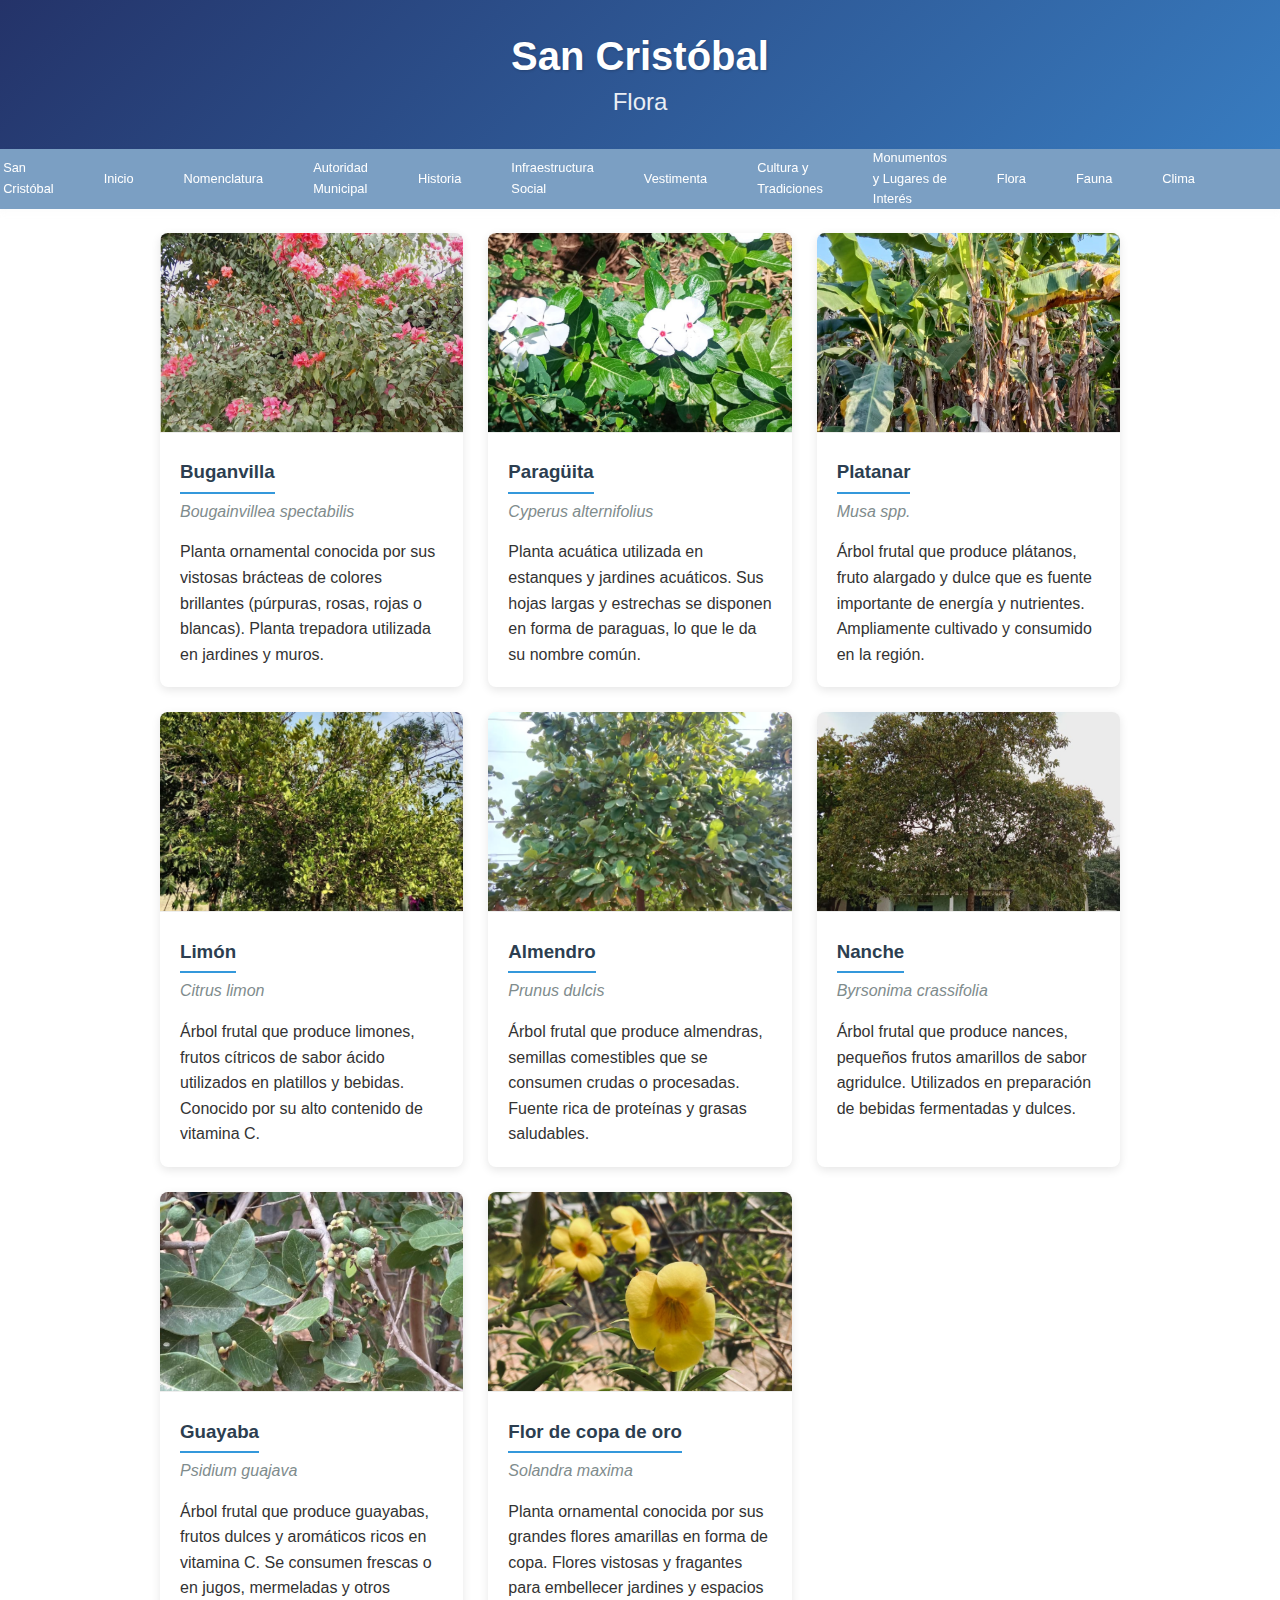
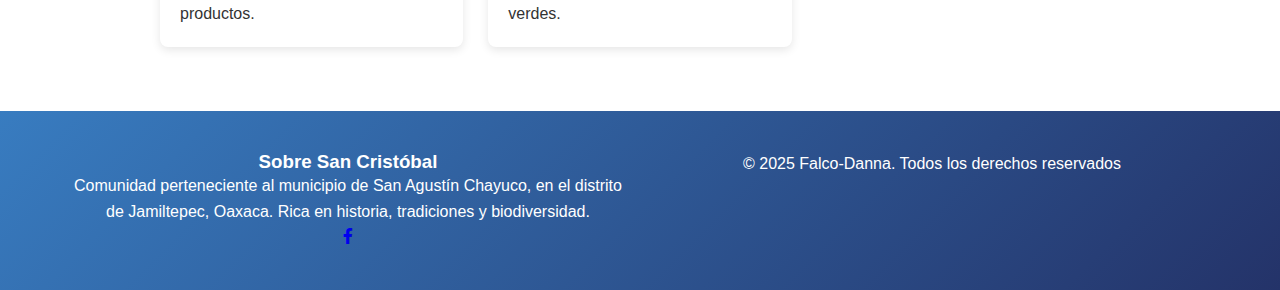
<file: Flora.html>
<!DOCTYPE html>
<html lang="en">
<head>
    <meta charset="UTF-8">
    <meta name="viewport" content="width=device-width, initial-scale=1.0">
    <title>San Cristóbal</title>

<meta charset="UTF-8">
    <meta name="author" content="San Cristóbal">
    <meta name="description" content="Pagina de San Cristóbal"
    <meta name="keywords" content="San Cristóbal, Chayuco, Tobeños, Cristóbal"/>
    <meta name="viewport" content="width=device-width, initial-scale=1, minimum-scale=1">
    <meta name="copyright" content="© 2025 Falco-Danna. Todos los derechos reservados"/>
    <link rel="icon" href="Img/Logo.png">


    <link rel="stylesheet" href="CSS/Estilos.css">
    <link rel="stylesheet" href="https://cdnjs.cloudflare.com/ajax/libs/font-awesome/6.0.0-beta3/css/all.min.css">
</head>
<body>
   <header>
        <h1>San Cristóbal </h1>
        <h2>Flora</h2>
   </header> 

 <nav>
    <ul class="sidebar">
      <li onclick=hideSidebar()><a href="index.html"><svg xmlns="http://www.w3.org/2000/svg" height="26" viewBox="0 96 960 960" width="26"><path d="m249 849-42-42 231-231-231-231 42-42 231 231 231-231 42 42-231 231 231 231-42 42-231-231-231 231Z"/></svg></a></li>
      <li><a href="index.html">Inicio</a></li>
      <li><a href="Nomenclatura.html">Nomenclatura</a></li>
      <li><a href="Autoridad Municipal.html">Autoridad Municipal</a></li>
      <li><a href="Historia.html">Historia</a></li>
      <li><a href="Infraestructura social.html">Infraestructura Social</a></li>
      <li><a href="Vetimenta.html">Vestimenta</a></li>
      <li><a href="Cultura y tradiciones.html">Cultura y Tradiciones</a></li>
      <li><a href="Monumentos y lugares de interes.html">Monumentos y Lugares de Interés</a></li>
      <li><a href="Flora.html">Flora</a></li>
      <li><a href="Fauna.html">Fauna</a></li>
      <li><a href="Clima.html">Clima</a></li>
    </ul>
    <ul>
      <li><a href="index.html">San Cristóbal</a></li>
      <li class="hideOnMobile"><a href="index.html">Inicio</a></li>
      <li class="hideOnMobile"><a href="Nomenclatura.html">Nomenclatura</a></li>
      <li class="hideOnMobile"><a href="Autoridad Municipal.html">Autoridad Municipal</a></li>
      <li class="hideOnMobile"><a href="Historia.html">Historia</a></li>
      <li class="hideOnMobile"><a href="Infraestructura social.html">Infraestructura Social</a></li>
      <li class="hideOnMobile"><a href="Vetimenta.html">Vestimenta</a></li>
      <li class="hideOnMobile"><a href="Cultura y tradiciones.html">Cultura y Tradiciones</a></li>
      <li class="hideOnMobile"><a href="Monumentos y lugares de interes.html">Monumentos y Lugares de Interés</a></li>
      <li class="hideOnMobile"><a href="Flora.html">Flora</a></li>
      <li class="hideOnMobile"><a href="Fauna.html">Fauna</a></li>
      <li class="hideOnMobile"><a href="Clima.html">Clima</a></li>
      <li class="menu-button" onclick=showSidebar()><a href="#"><svg xmlns="http://www.w3.org/2000/svg" height="26" viewBox="0 96 960 960" width="26"><path d="M120 816v-60h720v60H120Zm0-210v-60h720v60H120Zm0-210v-60h720v60H120Z"/></svg></a></li>
    </ul>
  </nav>

  <script>
    function showSidebar(){
      const sidebar = document.querySelector('.sidebar')
      sidebar.style.display = 'flex'
    }
    function hideSidebar(){
      const sidebar = document.querySelector('.sidebar')
      sidebar.style.display = 'none'
    }
  </script>

   <main>
      <div class="container">
        <div class="flora-grid">
            
            <div class="planta">
                <img src="Img/Buganbilia.png" alt="Buganvilla" class="planta-img">
                <div class="planta-info">
                    <h3>Buganvilla</h3>
                    <span class="nombre-cientifico">Bougainvillea spectabilis</span>
                    <p>Planta ornamental conocida por sus vistosas brácteas de colores brillantes (púrpuras, rosas, rojas o blancas). Planta trepadora utilizada en jardines y muros.</p>
                </div>
            </div>

            
            <div class="planta">
                <img src="Img/Paraguita.png" alt="Paragüita" class="planta-img">
                <div class="planta-info">
                    <h3>Paragüita</h3>
                    <span class="nombre-cientifico">Cyperus alternifolius</span>
                    <p>Planta acuática utilizada en estanques y jardines acuáticos. Sus hojas largas y estrechas se disponen en forma de paraguas, lo que le da su nombre común.</p>
                </div>
            </div>

            
            <div class="planta">
                <img src="Img/Platanar.png" alt="Platanar" class="planta-img">
                <div class="planta-info">
                    <h3>Platanar</h3>
                    <span class="nombre-cientifico">Musa spp.</span>
                    <p>Árbol frutal que produce plátanos, fruto alargado y dulce que es fuente importante de energía y nutrientes. Ampliamente cultivado y consumido en la región.</p>
                </div>
            </div>

           
            <div class="planta">
                <img src="Img/Limon.png" alt="Limón" class="planta-img">
                <div class="planta-info">
                    <h3>Limón</h3>
                    <span class="nombre-cientifico">Citrus limon</span>
                    <p>Árbol frutal que produce limones, frutos cítricos de sabor ácido utilizados en platillos y bebidas. Conocido por su alto contenido de vitamina C.</p>
                </div>
            </div>

            
            <div class="planta">
                <img src="Img/Almendro.png" alt="Almendro" class="planta-img">
                <div class="planta-info">
                    <h3>Almendro</h3>
                    <span class="nombre-cientifico">Prunus dulcis</span>
                    <p>Árbol frutal que produce almendras, semillas comestibles que se consumen crudas o procesadas. Fuente rica de proteínas y grasas saludables.</p>
                </div>
            </div>

            
            <div class="planta">
                <img src="Img/Nanche.png" alt="Nanche" class="planta-img">
                <div class="planta-info">
                    <h3>Nanche</h3>
                    <span class="nombre-cientifico">Byrsonima crassifolia</span>
                    <p>Árbol frutal que produce nances, pequeños frutos amarillos de sabor agridulce. Utilizados en preparación de bebidas fermentadas y dulces.</p>
                </div>
            </div>

        
            <div class="planta">
                <img src="Img/Guayaba.png" alt="Guayaba" class="planta-img">
                <div class="planta-info">
                    <h3>Guayaba</h3>
                    <span class="nombre-cientifico">Psidium guajava</span>
                    <p>Árbol frutal que produce guayabas, frutos dulces y aromáticos ricos en vitamina C. Se consumen frescas o en jugos, mermeladas y otros productos.</p>
                </div>
            </div>

            
            <div class="planta">
                <img src="Img/Copa de oro.png" alt="Flor de copa de oro" class="planta-img">
                <div class="planta-info">
                    <h3>Flor de copa de oro</h3>
                    <span class="nombre-cientifico">Solandra maxima</span>
                    <p>Planta ornamental conocida por sus grandes flores amarillas en forma de copa. Flores vistosas y fragantes para embellecer jardines y espacios verdes.</p>
                </div>
            </div>
        </div>
      </div>

   </main>

   <footer>
    <div class="footer-content">
            <div class="footer-column">
                <h3>Sobre San Cristóbal</h3>
                <p>Comunidad perteneciente al municipio de San Agustín Chayuco, en el distrito de Jamiltepec, Oaxaca. Rica en historia, tradiciones y biodiversidad.</p>
                <div class="social-links">
                    <a href="#"><i class="fab fa-facebook-f"></i></a>
                </div>
            </div>
    © 2025 Falco-Danna. Todos los derechos reservados
   </footer>
</body>
</html>
</file>
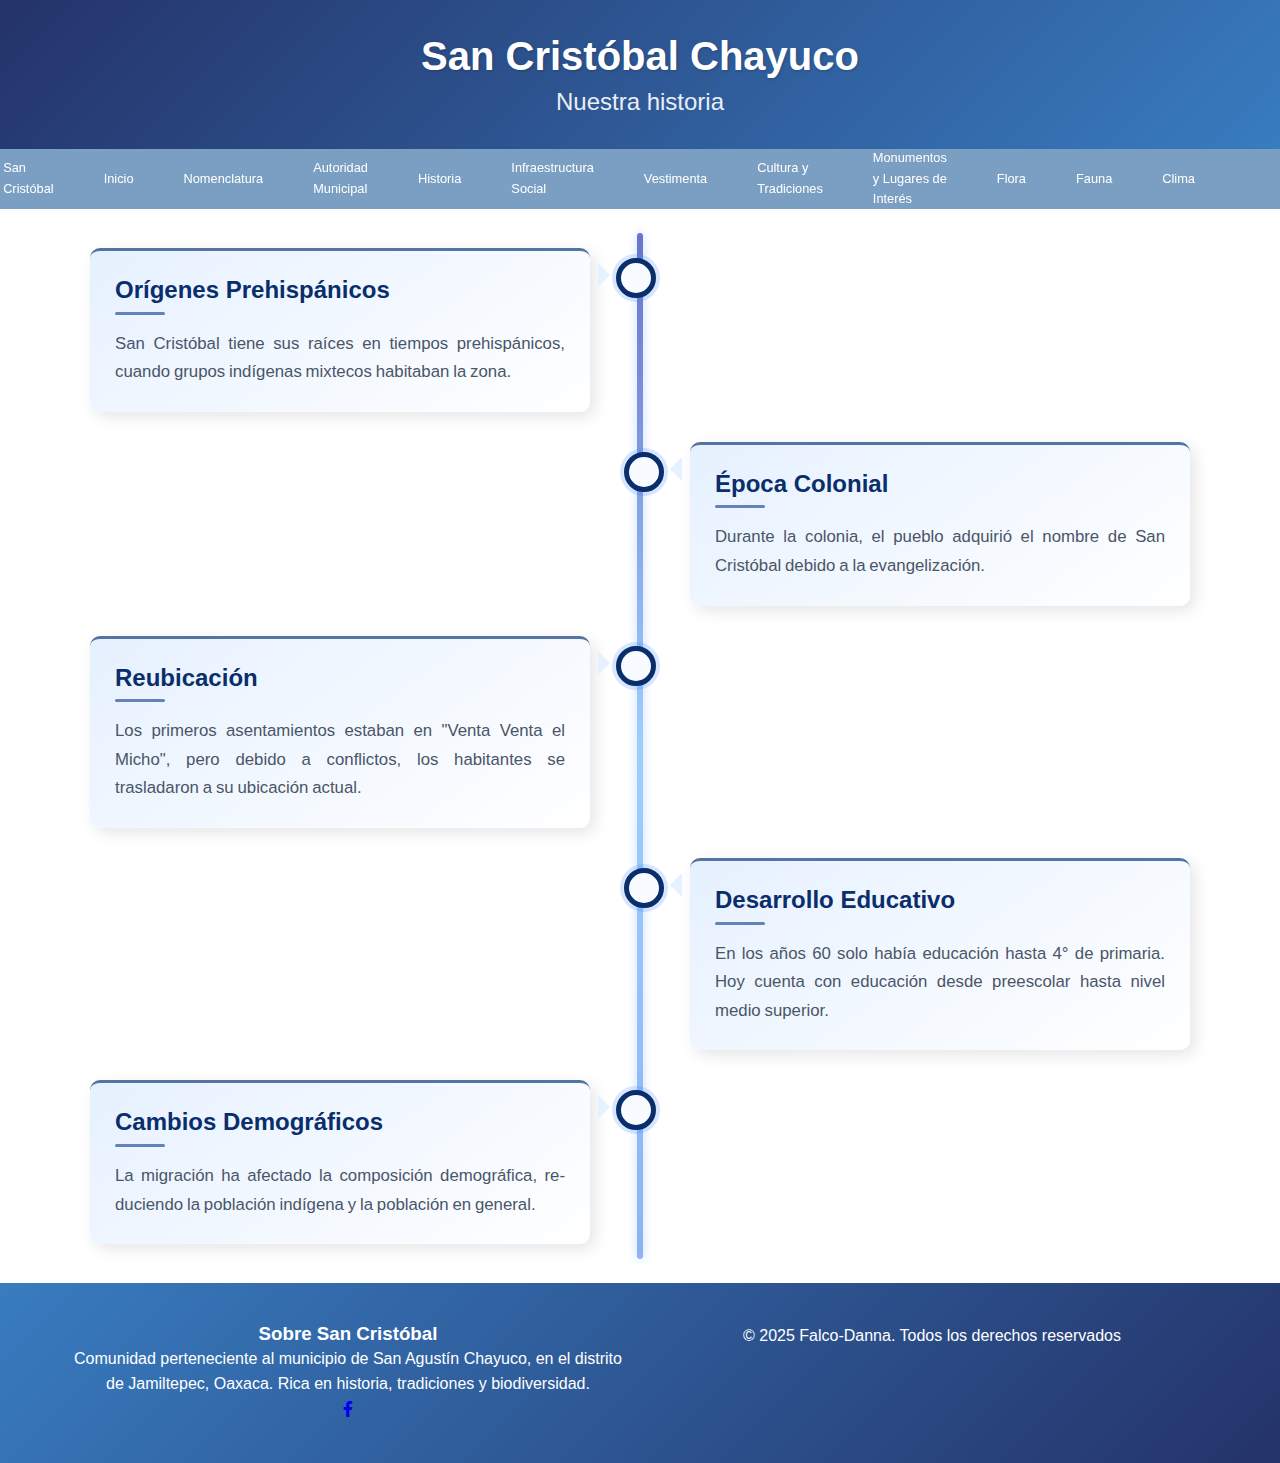
<file: Historia.html>
<!DOCTYPE html>
<html lang="en">
<head>
    <meta charset="UTF-8">
    <meta name="viewport" content="width=device-width, initial-scale=1.0">
    <title>San Cristóbal</title>

<meta charset="UTF-8">
    <meta name="author" content="San Cristóbal">
    <meta name="description" content="Pagina de San Cristóbal"
    <meta name="keywords" content="San Cristóbal, Chayuco, Tobeños, Cristóbal"/>
    <meta name="viewport" content="width=device-width, initial-scale=1, minimum-scale=1">
    <meta name="copyright" conten="© 2025 Falco-Danna. Todos los derechos reservados"/>
    <link rel="icon" href="Img\Logo.png">


    <link rel="stylesheet" href="CSS/Estilos.css">
    <link rel="stylesheet" href="https://cdnjs.cloudflare.com/ajax/libs/font-awesome/6.0.0-beta3/css/all.min.css">
</head>
<body>
   <header>
        <h1>San Cristóbal Chayuco</h1>
        <h2>Nuestra historia</h2>
   </header> 

<nav>
    <ul class="sidebar">
      <li onclick=hideSidebar()><a href="index.html"><svg xmlns="http://www.w3.org/2000/svg" height="26" viewBox="0 96 960 960" width="26"><path d="m249 849-42-42 231-231-231-231 42-42 231 231 231-231 42 42-231 231 231 231-42 42-231-231-231 231Z"/></svg></a></li>
      <li><a href="index.html">Inicio</a></li>
      <li><a href="Nomenclatura.html">Nomenclatura</a></li>
      <li><a href="Autoridad Municipal.html">Autoridad Municipal</a></li>
      <li><a href="Historia.html">Historia</a></li>
      <li><a href="Infraestructura social.html">Infraestructura Social</a></li>
      <li><a href="Vetimenta.html">Vestimenta</a></li>
      <li><a href="Cultura y tradiciones.html">Cultura y Tradiciones</a></li>
      <li><a href="Monumentos y lugares de interes.html">Monumentos y Lugares de Interés</a></li>
      <li><a href="Flora.html">Flora</a></li>
      <li><a href="Fauna.html">Fauna</a></li>
      <li><a href="Clima.html">Clima</a></li>
    </ul>
    <ul>
      <li><a href="index.html">San Cristóbal</a></li>
      <li class="hideOnMobile"><a href="index.html">Inicio</a></li>
      <li class="hideOnMobile"><a href="Nomenclatura.html">Nomenclatura</a></li>
      <li class="hideOnMobile"><a href="Autoridad Municipal.html">Autoridad Municipal</a></li>
      <li class="hideOnMobile"><a href="Historia.html">Historia</a></li>
      <li class="hideOnMobile"><a href="Infraestructura social.html">Infraestructura Social</a></li>
      <li class="hideOnMobile"><a href="Vetimenta.html">Vestimenta</a></li>
      <li class="hideOnMobile"><a href="Cultura y tradiciones.html">Cultura y Tradiciones</a></li>
      <li class="hideOnMobile"><a href="Monumentos y lugares de interes.html">Monumentos y Lugares de Interés</a></li>
      <li class="hideOnMobile"><a href="Flora.html">Flora</a></li>
      <li class="hideOnMobile"><a href="Fauna.html">Fauna</a></li>
      <li class="hideOnMobile"><a href="Clima.html">Clima</a></li>
      <li class="menu-button" onclick=showSidebar()><a href="#"><svg xmlns="http://www.w3.org/2000/svg" height="26" viewBox="0 96 960 960" width="26"><path d="M120 816v-60h720v60H120Zm0-210v-60h720v60H120Zm0-210v-60h720v60H120Z"/></svg></a></li>
    </ul>
  </nav>

  <script>
    function showSidebar(){
      const sidebar = document.querySelector('.sidebar')
      sidebar.style.display = 'flex'
    }
    function hideSidebar(){
      const sidebar = document.querySelector('.sidebar')
      sidebar.style.display = 'none'
    }
  </script>

   <main>
        <section class="contenedor" id="historia">
            
            
            <div class="linea-tiempo">
                <div class="item-linea-tiempo izquierda">
                    <div class="contenido-linea-tiempo">
                        <h3>Orígenes Prehispánicos</h3>
                        <p>San Cristóbal tiene sus raíces en tiempos prehispánicos, cuando grupos indígenas mixtecos habitaban la zona.</p>
                    </div>
                </div>
                
                <div class="item-linea-tiempo derecha">
                    <div class="contenido-linea-tiempo">
                        <h3>Época Colonial</h3>
                        <p>Durante la colonia, el pueblo adquirió el nombre de San Cristóbal debido a la evangelización.</p>
                    </div>
                </div>
                
                <div class="item-linea-tiempo izquierda">
                    <div class="contenido-linea-tiempo">
                        <h3>Reubicación</h3>
                        <p>Los primeros asentamientos estaban en "Venta Venta el Micho", pero debido a conflictos, los habitantes se trasladaron a su ubicación actual.</p>
                    </div>
                </div>
                
                <div class="item-linea-tiempo derecha">
                    <div class="contenido-linea-tiempo">
                        <h3>Desarrollo Educativo</h3>
                        <p>En los años 60 solo había educación hasta 4° de primaria. Hoy cuenta con educación desde preescolar hasta nivel medio superior.</p>
                    </div>
                </div>
                
                <div class="item-linea-tiempo izquierda">
                    <div class="contenido-linea-tiempo">
                        <h3>Cambios Demográficos</h3>
                        <p>La migración ha afectado la composición demográfica, reduciendo la población indígena y la población en general.</p>
                    </div>
                </div>
            </div>
        </section>
    </main>

   <footer>
    <div class="footer-content">
            <div class="footer-column">
                <h3>Sobre San Cristóbal</h3>
                <p>Comunidad perteneciente al municipio de San Agustín Chayuco, en el distrito de Jamiltepec, Oaxaca. Rica en historia, tradiciones y biodiversidad.</p>
                <div class="social-links">
                    <a href="#"><i class="fab fa-facebook-f"></i></a>
                </div>
            </div>
    © 2025 Falco-Danna. Todos los derechos reservados
   </footer>
</body>
</html>
</file>
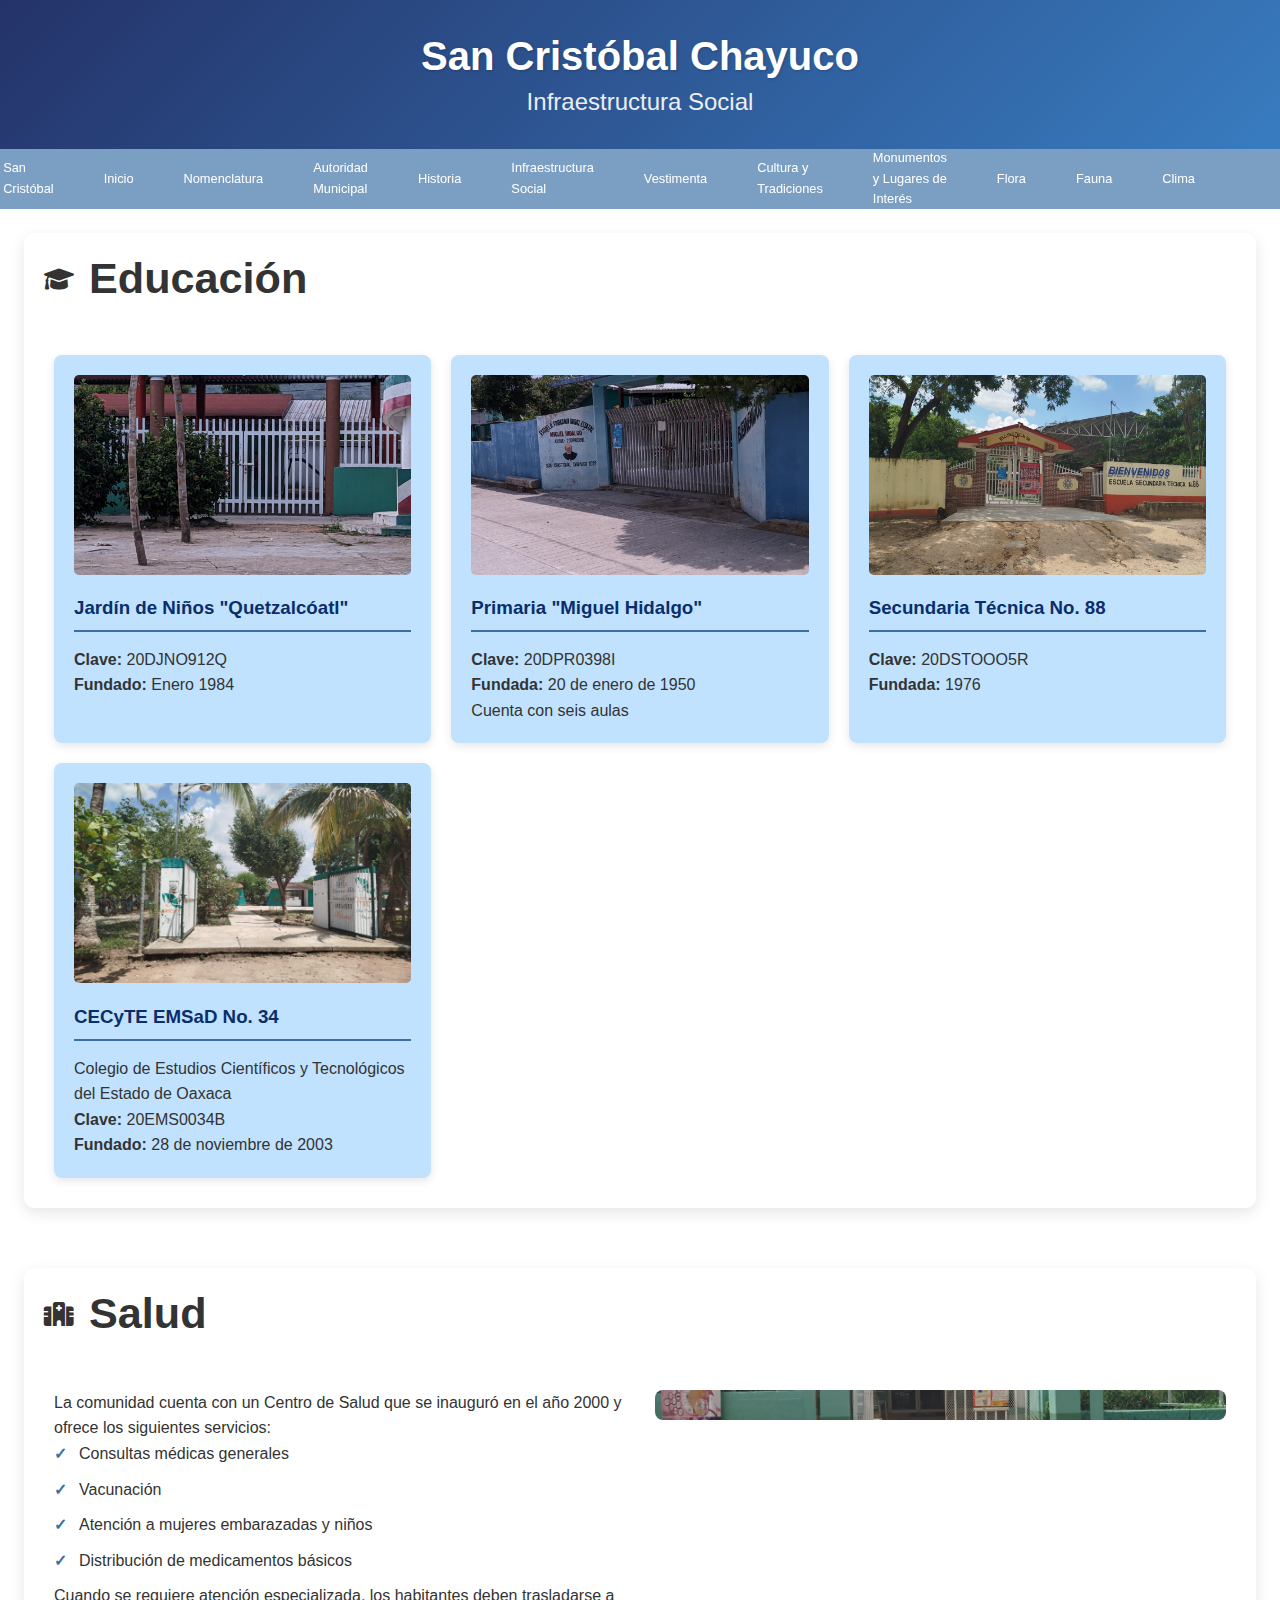
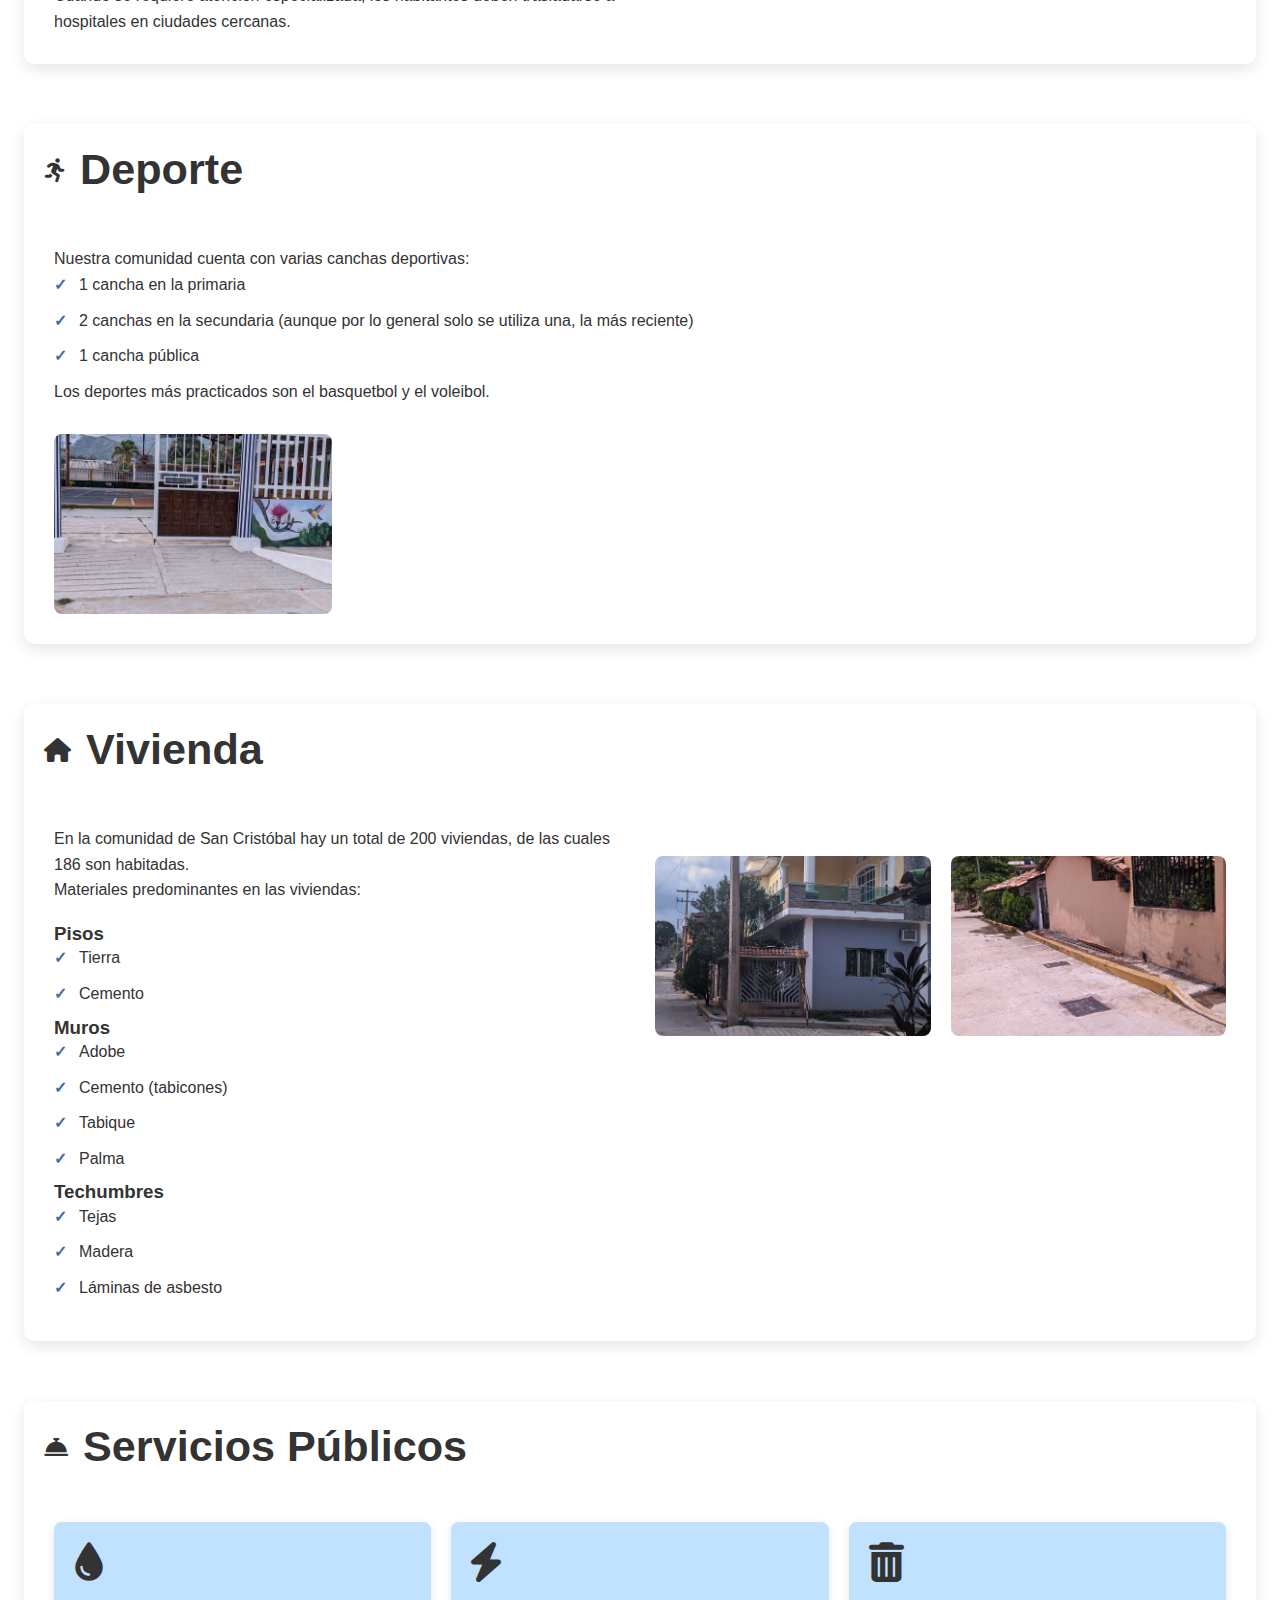
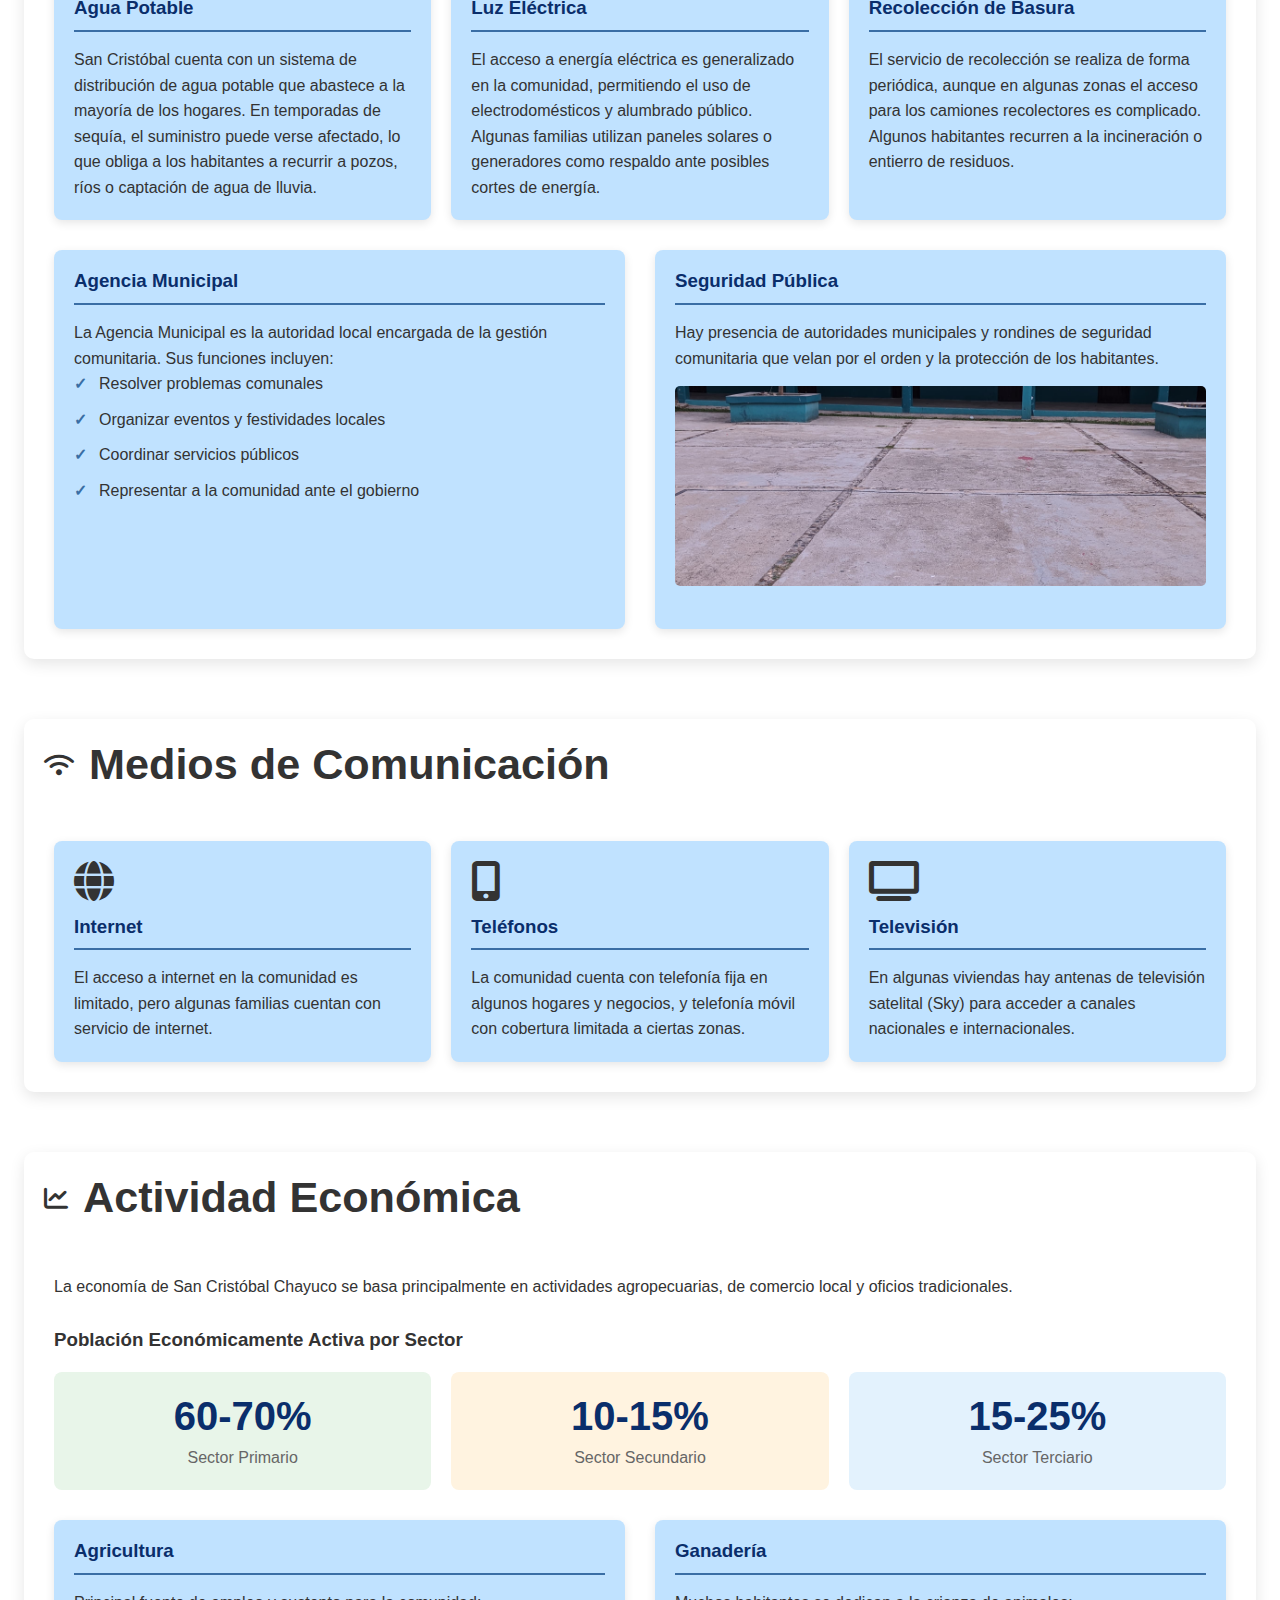
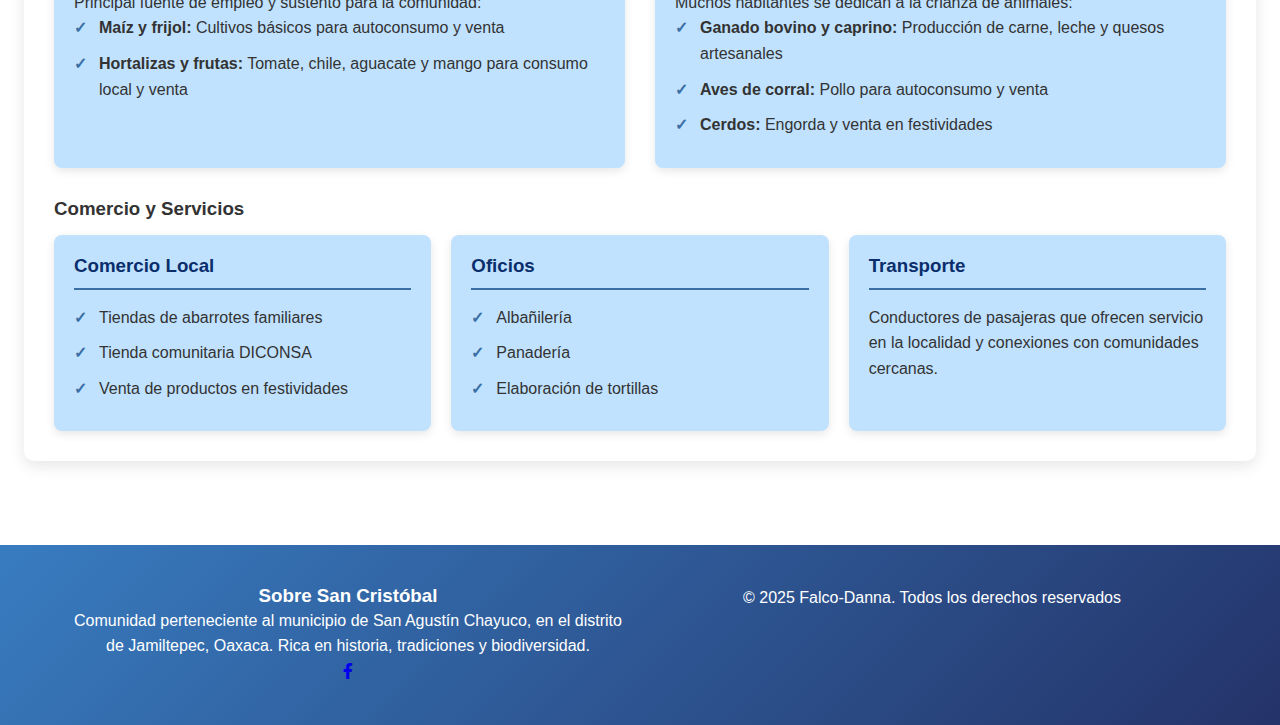
<file: Infraestructura social.html>
<!DOCTYPE html>
<html lang="en">
<head>
    <meta charset="UTF-8">
    <meta name="viewport" content="width=device-width, initial-scale=1.0">
    <title>San Cristóbal</title>

<meta charset="UTF-8">
    <meta name="author" content="San Cristóbal">
    <meta name="description" content="Pagina de San Cristóbal"
    <meta name="keywords" content="San Cristóbal, Chayuco, Tobeños, Cristóbal"/>
    <meta name="viewport" content="width=device-width, initial-scale=1, minimum-scale=1">
    <meta name="copyright" content="© 2025 Falco-Danna. Todos los derechos reservados"/>
    <link rel="icon" href="Img\Logo.png">


    <link rel="stylesheet" href="CSS/Estilos.css">
    <link rel="stylesheet" href="https://cdnjs.cloudflare.com/ajax/libs/font-awesome/6.0.0-beta3/css/all.min.css">
</head>
<body>
   <header>
        <h1>San Cristóbal Chayuco</h1>
        <h2>Infraestructura Social</h2>
   </header> 

<nav>
    <ul class="sidebar">
      <li onclick=hideSidebar()><a href="index.html"><svg xmlns="http://www.w3.org/2000/svg" height="26" viewBox="0 96 960 960" width="26"><path d="m249 849-42-42 231-231-231-231 42-42 231 231 231-231 42 42-231 231 231 231-42 42-231-231-231 231Z"/></svg></a></li>
      <li><a href="index.html">Inicio</a></li>
      <li><a href="Nomenclatura.html">Nomenclatura</a></li>
      <li><a href="Autoridad Municipal.html">Autoridad Municipal</a></li>
      <li><a href="Historia.html">Historia</a></li>
      <li><a href="Infraestructura social.html">Infraestructura Social</a></li>
      <li><a href="Vetimenta.html">Vestimenta</a></li>
      <li><a href="Cultura y tradiciones.html">Cultura y Tradiciones</a></li>
      <li><a href="Monumentos y lugares de interes.html">Monumentos y Lugares de Interés</a></li>
      <li><a href="Flora.html">Flora</a></li>
      <li><a href="Fauna.html">Fauna</a></li>
      <li><a href="Clima.html">Clima</a></li>
    </ul>
    <ul>
      <li><a href="index.html">San Cristóbal</a></li>
      <li class="hideOnMobile"><a href="index.html">Inicio</a></li>
      <li class="hideOnMobile"><a href="Nomenclatura.html">Nomenclatura</a></li>
      <li class="hideOnMobile"><a href="Autoridad Municipal.html">Autoridad Municipal</a></li>
      <li class="hideOnMobile"><a href="Historia.html">Historia</a></li>
      <li class="hideOnMobile"><a href="Infraestructura social.html">Infraestructura Social</a></li>
      <li class="hideOnMobile"><a href="Vetimenta.html">Vestimenta</a></li>
      <li class="hideOnMobile"><a href="Cultura y tradiciones.html">Cultura y Tradiciones</a></li>
      <li class="hideOnMobile"><a href="Monumentos y lugares de interes.html">Monumentos y Lugares de Interés</a></li>
      <li class="hideOnMobile"><a href="Flora.html">Flora</a></li>
      <li class="hideOnMobile"><a href="Fauna.html">Fauna</a></li>
      <li class="hideOnMobile"><a href="Clima.html">Clima</a></li>
      <li class="menu-button" onclick=showSidebar()><a href="#"><svg xmlns="http://www.w3.org/2000/svg" height="26" viewBox="0 96 960 960" width="26"><path d="M120 816v-60h720v60H120Zm0-210v-60h720v60H120Zm0-210v-60h720v60H120Z"/></svg></a></li>
    </ul>
  </nav>

  <script>
    function showSidebar(){
      const sidebar = document.querySelector('.sidebar')
      sidebar.style.display = 'flex'
    }
    function hideSidebar(){
      const sidebar = document.querySelector('.sidebar')
      sidebar.style.display = 'none'
    }
  </script>

   <main class="contenedor">
       
        <section class="seccion">
            <div class="titulo-seccion">
                <i class="fas fa-graduation-cap"></i>
                <h2>Educación</h2>
            </div>
            <div class="contenido-seccion">
                <div class="grid-3-columnas">
                    <div class="card">
                        <img src="Img/Jardin de niños.jpg"alt="Jardín de Niños">
                        <h3>Jardín de Niños "Quetzalcóatl"</h3>
                        <p><strong>Clave:</strong> 20DJNO912Q</p>
                        <p><strong>Fundado:</strong> Enero 1984</p>
                    </div>
                    
                    <div class="card">
                        <img src="Img/Escuela primaria.jpg" alt="Escuela Primaria">
                        <h3>Primaria "Miguel Hidalgo"</h3>
                        <p><strong>Clave:</strong> 20DPR0398I</p>
                        <p><strong>Fundada:</strong> 20 de enero de 1950</p>
                        <p>Cuenta con seis aulas</p>
                    </div>
                    
                    <div class="card">
                        <img src="Img/escuela secundaria.jpg" alt="Escuela Secundaria">
                        <h3>Secundaria Técnica No. 88</h3>
                        <p><strong>Clave:</strong> 20DSTOOO5R</p>
                        <p><strong>Fundada:</strong> 1976</p>
                    </div>
                    
                    <div class="card">
                        <img src="Img/Emsad 34.jpg" alt="CECyTE">
                        <h3>CECyTE EMSaD No. 34</h3>
                        <p>Colegio de Estudios Científicos y Tecnológicos del Estado de Oaxaca</p>
                        <p><strong>Clave:</strong> 20EMS0034B</p>
                        <p><strong>Fundado:</strong> 28 de noviembre de 2003</p>
                    </div>
                </div>
            </div>
        </section>
        
     
        <section class="seccion">
            <div class="titulo-seccion">
                <i class="fas fa-hospital"></i>
                <h2>Salud</h2>
            </div>
            <div class="contenido-seccion">
                <div class="grid-2-columnas">
                    <div>
                        <p>La comunidad cuenta con un Centro de Salud que se inauguró en el año 2000 y ofrece los siguientes servicios:</p>
                        <ul class="lista-servicios">
                            <li>Consultas médicas generales</li>
                            <li>Vacunación</li>
                            <li>Atención a mujeres embarazadas y niños</li>
                            <li>Distribución de medicamentos básicos</li>
                        </ul>
                        <p>Cuando se requiere atención especializada, los habitantes deben trasladarse a hospitales en ciudades cercanas.</p>
                    </div>
                    <div>
                        <img src="Img/centro de salud.jpg" alt="Centro de Salud" style="border-radius: 8px; width: 100%;">
                    </div>
                </div>
            </div>
        </section>
        
        <section class="seccion">
            <div class="titulo-seccion">
                <i class="fas fa-running"></i>
                <h2>Deporte</h2>
            </div>
            <div class="contenido-seccion">
                <p>Nuestra comunidad cuenta con varias canchas deportivas:</p>
                <ul class="lista-servicios">
                    <li>1 cancha en la primaria</li>
                    <li>2 canchas en la secundaria (aunque por lo general solo se utiliza una, la más reciente)</li>
                    <li>1 cancha pública</li>
                </ul>
                <p>Los deportes más practicados son el basquetbol y el voleibol.</p>
                
                <div class="galeria">
                    <img src="Img/Cancha de basquetbol.jpg" alt="Cancha de básquetbol">
                    
                </div>
            </div>
        </section>
        
        
        <section class="seccion">
            <div class="titulo-seccion">
                <i class="fas fa-home"></i>
                <h2>Vivienda</h2>
            </div>
            <div class="contenido-seccion">
                <div class="grid-2-columnas">
                    <div>
                        <p>En la comunidad de San Cristóbal hay un total de 200 viviendas, de las cuales 186 son habitadas.</p>
                        <p>Materiales predominantes en las viviendas:</p>
                        
                        <h3 style="margin-top: 20px;">Pisos</h3>
                        <ul class="lista-servicios">
                            <li>Tierra</li>
                            <li>Cemento</li>
                        </ul>
                        
                        <h3>Muros</h3>
                        <ul class="lista-servicios">
                            <li>Adobe</li>
                            <li>Cemento (tabicones)</li>
                            <li>Tabique</li>
                            <li>Palma</li>
                        </ul>
                        
                        <h3>Techumbres</h3>
                        <ul class="lista-servicios">
                            <li>Tejas</li>
                            <li>Madera</li>
                            <li>Láminas de asbesto</li>
                        </ul>
                    </div>
                    <div>
                        <div class="galeria">
                            
                            <img src="Img/Casa moderna.jpg" alt="Casa moderna">
                            <img src="Img/Casa antigua.jpg" alt="Casa tradicional">
                            
                        </div>
                    </div>
                </div>
            </div>
        </section>
        
        
        <section class="seccion">
            <div class="titulo-seccion">
                <i class="fas fa-concierge-bell"></i>
                <h2>Servicios Públicos</h2>
            </div>
            <div class="contenido-seccion">
                <div class="grid-3-columnas">
                    <div class="card">
                        <i class="fas fa-tint" style="font-size: 2.5rem;  margin-bottom: 15px;"></i>
                        <h3>Agua Potable</h3>
                        <p>San Cristóbal cuenta con un sistema de distribución de agua potable que abastece a la mayoría de los hogares. En temporadas de sequía, el suministro puede verse afectado, lo que obliga a los habitantes a recurrir a pozos, ríos o captación de agua de lluvia.</p>
                    </div>
                    
                    <div class="card">
                        <i class="fas fa-bolt" style="font-size: 2.5rem;  margin-bottom: 15px;"></i>
                        <h3>Luz Eléctrica</h3>
                        <p>El acceso a energía eléctrica es generalizado en la comunidad, permitiendo el uso de electrodomésticos y alumbrado público. Algunas familias utilizan paneles solares o generadores como respaldo ante posibles cortes de energía.</p>
                    </div>
                    
                    <div class="card">
                        <i class="fas fa-trash-alt" style="font-size: 2.5rem; margin-bottom: 15px;"></i>
                        <h3>Recolección de Basura</h3>
                        <p>El servicio de recolección se realiza de forma periódica, aunque en algunas zonas el acceso para los camiones recolectores es complicado. Algunos habitantes recurren a la incineración o entierro de residuos.</p>
                    </div>
                </div>
                
                <div class="grid-2-columnas" style="margin-top: 30px; gap: 30px;">
                    <div class="card">
                        <h3>Agencia Municipal</h3>
                        <p>La Agencia Municipal es la autoridad local encargada de la gestión comunitaria. Sus funciones incluyen:</p>
                        <ul class="lista-servicios">
                            <li>Resolver problemas comunales</li>
                            <li>Organizar eventos y festividades locales</li>
                            <li>Coordinar servicios públicos</li>
                            <li>Representar a la comunidad ante el gobierno</li>
                        </ul>
                    </div>
                    
                    <div class="card">
                        <h3>Seguridad Pública</h3>
                        <p>Hay presencia de autoridades municipales y rondines de seguridad comunitaria que velan por el orden y la protección de los habitantes.</p>
                        <img src="Img/Palacio municipal.jpg" alt="Seguridad pública" style="margin-top: 15px; border-radius: 5px;">
                    </div>
                </div>
            </div>
        </section>
        
        
        <section class="seccion">
            <div class="titulo-seccion">
                <i class="fas fa-wifi"></i>
                <h2>Medios de Comunicación</h2>
            </div>
            <div class="contenido-seccion">
                <div class="grid-3-columnas">
                    <div class="card">
                        <i class="fas fa-globe" style="font-size: 2.5rem;  margin-bottom: 15px;"></i>
                        <h3>Internet</h3>
                        <p>El acceso a internet en la comunidad es limitado, pero algunas familias cuentan con servicio de internet.</p>
                    </div>
                    
                    <div class="card">
                        <i class="fas fa-mobile-alt" style="font-size: 2.5rem; margin-bottom: 15px;"></i>
                        <h3>Teléfonos</h3>
                        <p>La comunidad cuenta con telefonía fija en algunos hogares y negocios, y telefonía móvil con cobertura limitada a ciertas zonas.</p>
                    </div>
                    
                    <div class="card">
                        <i class="fas fa-tv" style="font-size: 2.5rem; margin-bottom: 15px;"></i>
                        <h3>Televisión</h3>
                        <p>En algunas viviendas hay antenas de televisión satelital (Sky) para acceder a canales nacionales e internacionales.</p>
                    </div>
                </div>
                
                
            </div>
        </section>
        
        
        <section class="seccion">
            <div class="titulo-seccion">
                <i class="fas fa-chart-line"></i>
                <h2>Actividad Económica</h2>
            </div>
            <div class="contenido-seccion">
                <p>La economía de San Cristóbal Chayuco se basa principalmente en actividades agropecuarias, de comercio local y oficios tradicionales.</p>
                
                <div style="margin: 30px 0;">
                    <h3 style="margin-bottom: 20px;">Población Económicamente Activa por Sector</h3>
                    <div class="grid-3-columnas">
                        <div class="estadistica" style="background-color: #e8f5e9;">
                            <h3 style=>60-70%</h3>
                            <p>Sector Primario</p>
                        </div>
                        <div class="estadistica" style="background-color: #fff3e0;">
                            <h3 style=>10-15%</h3>
                            <p>Sector Secundario</p>
                        </div>
                        <div class="estadistica" style="background-color: #e3f2fd;">
                            <h3 style=>15-25%</h3>
                            <p>Sector Terciario</p>
                        </div>
                    </div>
                </div>
                
                <div class="grid-2-columnas" style="gap: 30px;">
                    <div class="card">
                        <h3>Agricultura</h3>
                        <p>Principal fuente de empleo y sustento para la comunidad:</p>
                        <ul class="lista-servicios">
                            <li><strong>Maíz y frijol:</strong> Cultivos básicos para autoconsumo y venta</li>
                            <li><strong>Hortalizas y frutas:</strong> Tomate, chile, aguacate y mango para consumo local y venta</li>
                        </ul>
                        
                    </div>
                    
                    <div class="card">
                        <h3>Ganadería</h3>
                        <p>Muchos habitantes se dedican a la crianza de animales:</p>
                        <ul class="lista-servicios">
                            <li><strong>Ganado bovino y caprino:</strong> Producción de carne, leche y quesos artesanales</li>
                            <li><strong>Aves de corral:</strong> Pollo para autoconsumo y venta</li>
                            <li><strong>Cerdos:</strong> Engorda y venta en festividades</li>
                        </ul>
                        
                    </div>
                </div>
                
                <div style="margin-top: 30px;">
                    <h3 style=" margin-bottom: 15px;">Comercio y Servicios</h3>
                    <div class="grid-3-columnas">
                        <div class="card">
                            <h3>Comercio Local</h3>
                            <ul class="lista-servicios">
                                <li>Tiendas de abarrotes familiares</li>
                                <li>Tienda comunitaria DICONSA</li>
                                <li>Venta de productos en festividades</li>
                            </ul>
                        </div>
                        <div class="card">
                            <h3>Oficios</h3>
                            <ul class="lista-servicios">
                                <li>Albañilería</li>
                                <li>Panadería</li>
                                <li>Elaboración de tortillas</li>
                            </ul>
                        </div>
                        <div class="card">
                            <h3>Transporte</h3>
                            <p>Conductores de pasajeras que ofrecen servicio en la localidad y conexiones con comunidades cercanas.</p>
                        </div>
                    </div>
                </div>
            </div>
        </section>
    </main>

   <footer>
    <div class="footer-content">
            <div class="footer-column">
                <h3>Sobre San Cristóbal</h3>
                <p>Comunidad perteneciente al municipio de San Agustín Chayuco, en el distrito de Jamiltepec, Oaxaca. Rica en historia, tradiciones y biodiversidad.</p>
                <div class="social-links">
                    <a href="#"><i class="fab fa-facebook-f"></i></a>
                </div>
            </div>
    © 2025 Falco-Danna. Todos los derechos reservados
   </footer>
</body>
</html>
</file>
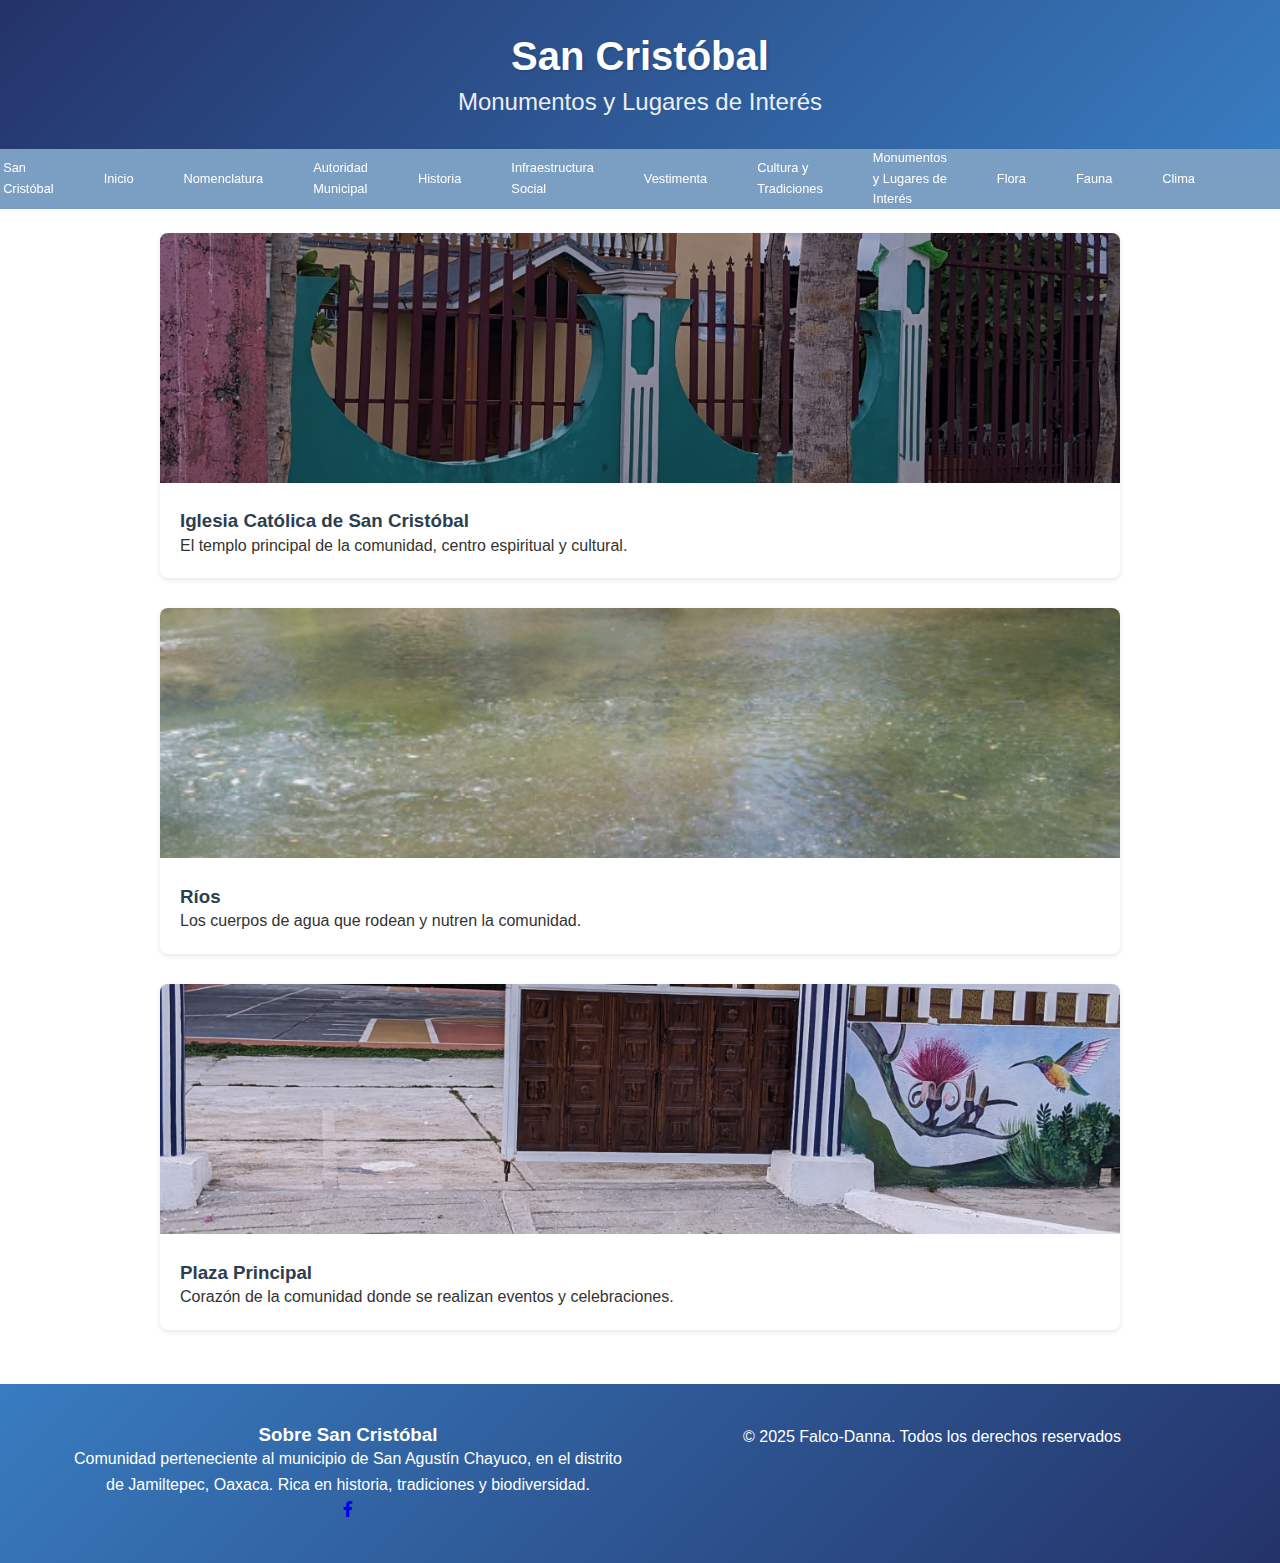
<file: Monumentos y lugares de interes.html>
<!DOCTYPE html>
<html lang="en">
<head>
    <meta charset="UTF-8">
    <meta name="viewport" content="width=device-width, initial-scale=1.0">
    <title>San Cristóbal</title>

<meta charset="UTF-8">
    <meta name="author" content="San Cristóbal">
    <meta name="description" content="Pagina de San Cristóbal"
    <meta name="keywords" content="San Cristóbal, Chayuco, Tobeños, Cristóbal"/>
    <meta name="viewport" content="width=device-width, initial-scale=1, minimum-scale=1">
    <meta name="copyright" content="© 2025 Falco-Danna. Todos los derechos reservados"/>
    <link rel="icon" href="Img/Logo.png">


    <link rel="stylesheet" href="CSS/Estilos.css">
    <link rel="stylesheet" href="https://cdnjs.cloudflare.com/ajax/libs/font-awesome/6.0.0-beta3/css/all.min.css">
</head>
<body>
   <header>
        <h1>San Cristóbal </h1>
        <h2>Monumentos y Lugares de Interés</h2>
   </header> 

<nav>
    <ul class="sidebar">
      <li onclick=hideSidebar()><a href="index.html"><svg xmlns="http://www.w3.org/2000/svg" height="26" viewBox="0 96 960 960" width="26"><path d="m249 849-42-42 231-231-231-231 42-42 231 231 231-231 42 42-231 231 231 231-42 42-231-231-231 231Z"/></svg></a></li>
      <li><a href="index.html">Inicio</a></li>
      <li><a href="Nomenclatura.html">Nomenclatura</a></li>
      <li><a href="Autoridad Municipal.html">Autoridad Municipal</a></li>
      <li><a href="Historia.html">Historia</a></li>
      <li><a href="Infraestructura social.html">Infraestructura Social</a></li>
      <li><a href="Vetimenta.html">Vestimenta</a></li>
      <li><a href="Cultura y tradiciones.html">Cultura y Tradiciones</a></li>
      <li><a href="Monumentos y lugares de interes.html">Monumentos y Lugares de Interés</a></li>
      <li><a href="Flora.html">Flora</a></li>
      <li><a href="Fauna.html">Fauna</a></li>
      <li><a href="Clima.html">Clima</a></li>
    </ul>
    <ul>
      <li><a href="index.html">San Cristóbal</a></li>
      <li class="hideOnMobile"><a href="index.html">Inicio</a></li>
      <li class="hideOnMobile"><a href="Nomenclatura.html">Nomenclatura</a></li>
      <li class="hideOnMobile"><a href="Autoridad Municipal.html">Autoridad Municipal</a></li>
      <li class="hideOnMobile"><a href="Historia.html">Historia</a></li>
      <li class="hideOnMobile"><a href="Infraestructura social.html">Infraestructura Social</a></li>
      <li class="hideOnMobile"><a href="Vetimenta.html">Vestimenta</a></li>
      <li class="hideOnMobile"><a href="Cultura y tradiciones.html">Cultura y Tradiciones</a></li>
      <li class="hideOnMobile"><a href="Monumentos y lugares de interes.html">Monumentos y Lugares de Interés</a></li>
      <li class="hideOnMobile"><a href="Flora.html">Flora</a></li>
      <li class="hideOnMobile"><a href="Fauna.html">Fauna</a></li>
      <li class="hideOnMobile"><a href="Clima.html">Clima</a></li>
      <li class="menu-button" onclick=showSidebar()><a href="#"><svg xmlns="http://www.w3.org/2000/svg" height="26" viewBox="0 96 960 960" width="26"><path d="M120 816v-60h720v60H120Zm0-210v-60h720v60H120Zm0-210v-60h720v60H120Z"/></svg></a></li>
    </ul>
  </nav>

  <script>
    function showSidebar(){
      const sidebar = document.querySelector('.sidebar')
      sidebar.style.display = 'flex'
    }
    function hideSidebar(){
      const sidebar = document.querySelector('.sidebar')
      sidebar.style.display = 'none'
    }
  </script>

   <main>
      <div class="container">
        <div class="lugar">
            <img src="Img/Iglesia.jpg" alt="Iglesia de San Cristóbal" class="lugar-img">
            <div class="lugar-info">
                <h3>Iglesia Católica de San Cristóbal</h3>
                <p>El templo principal de la comunidad, centro espiritual y cultural.</p>
            </div>
        </div>

        <div class="lugar">
            <img src="Img/Rios.png" alt="Ríos de San Cristóbal" class="lugar-img">
            <div class="lugar-info">
                <h3>Ríos</h3>
                <p>Los cuerpos de agua que rodean y nutren la comunidad.</p>
            </div>
        </div>

        <div class="lugar">
            <img src="Img/Cancha de basquetbol.jpg" alt="Plaza Principal" class="lugar-img">
            <div class="lugar-info">
                <h3>Plaza Principal</h3>
                <p>Corazón de la comunidad donde se realizan eventos y celebraciones.</p>
            </div>
        </div>
      </div>

   </main>

   <footer>
    <div class="footer-content">
            <div class="footer-column">
                <h3>Sobre San Cristóbal</h3>
                <p>Comunidad perteneciente al municipio de San Agustín Chayuco, en el distrito de Jamiltepec, Oaxaca. Rica en historia, tradiciones y biodiversidad.</p>
                <div class="social-links">
                    <a href="#"><i class="fab fa-facebook-f"></i></a>
                </div>
            </div>
    © 2025 Falco-Danna. Todos los derechos reservados
   </footer>
</body>
</html>
</file>
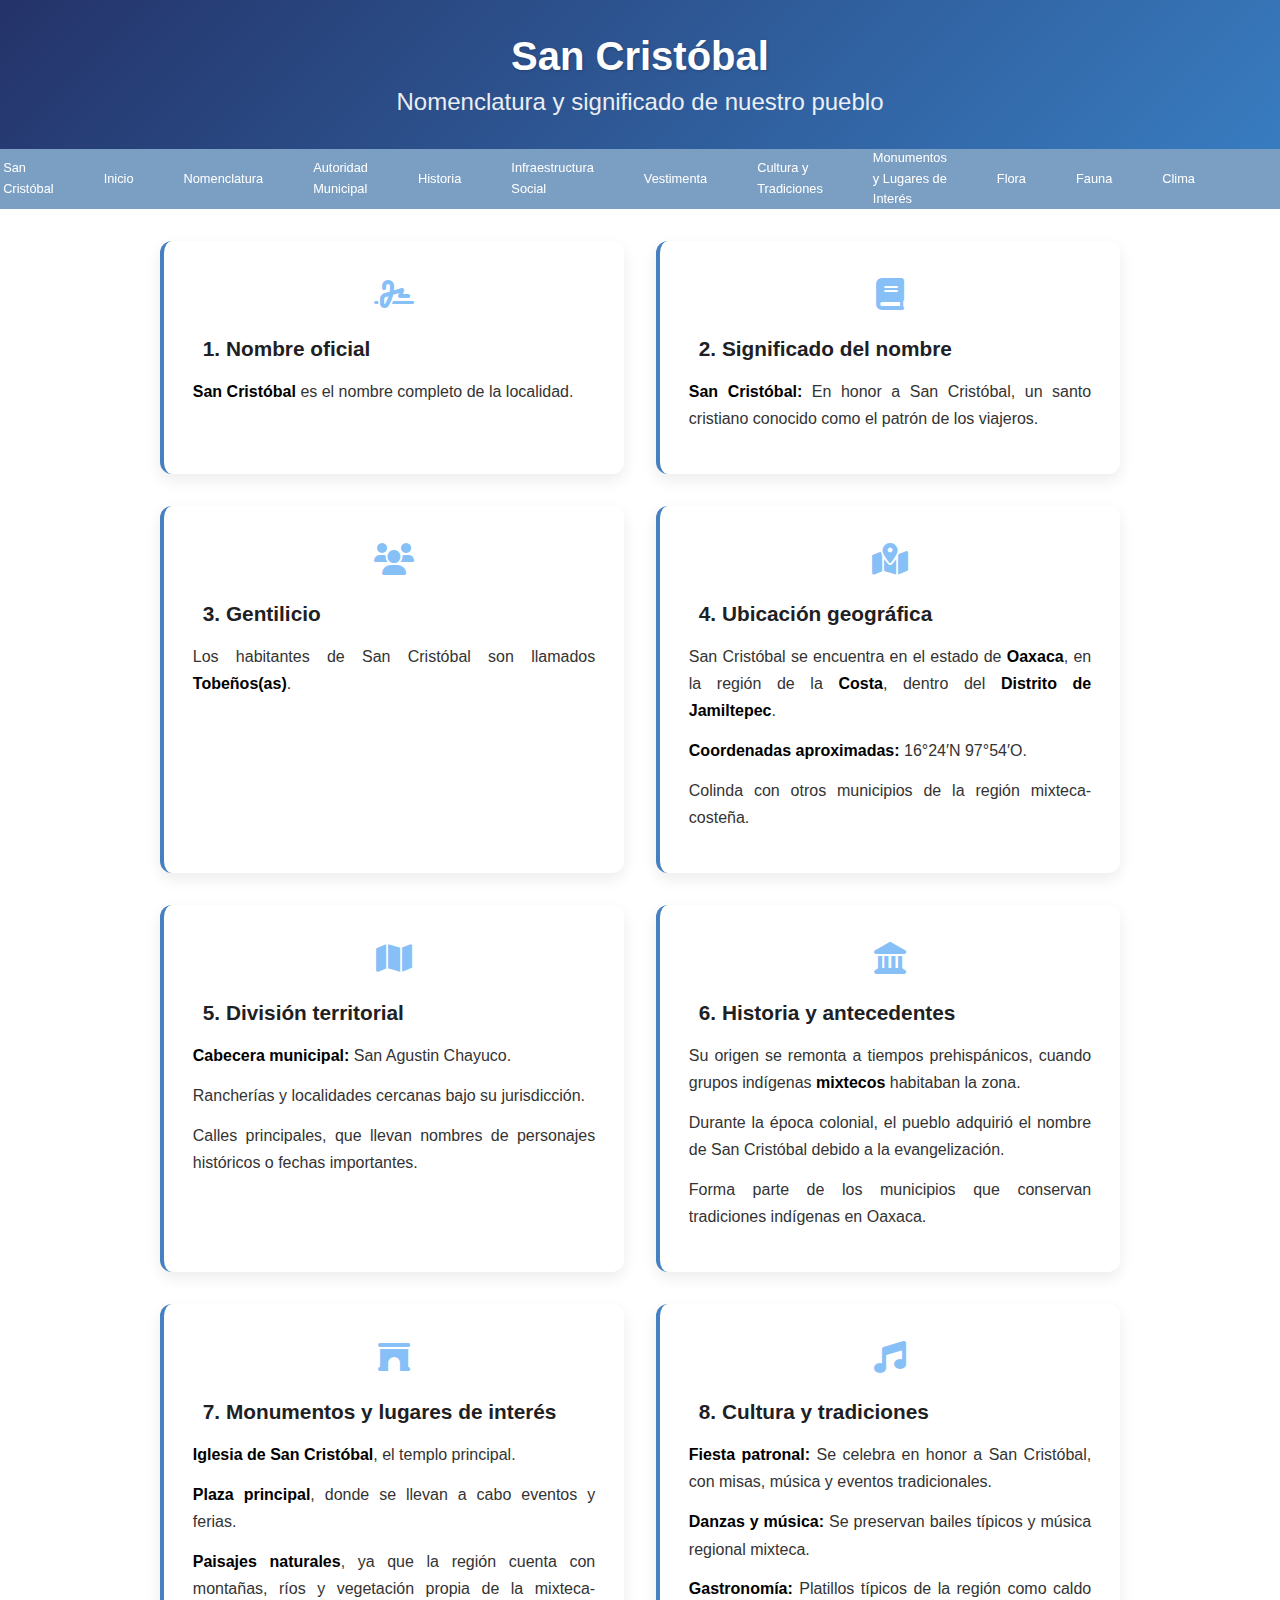
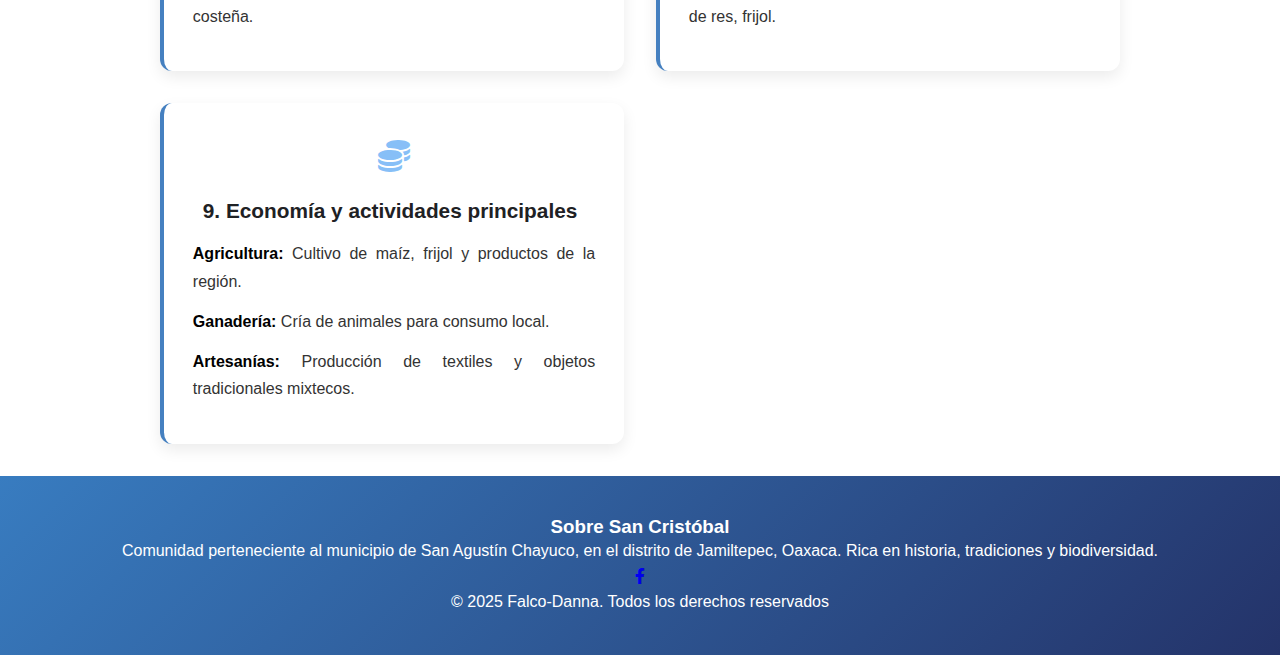
<file: Nomenclatura.html>
<!DOCTYPE html>
<html lang="en">
<head>
    <meta charset="UTF-8">
    <meta name="viewport" content="width=device-width, initial-scale=1.0">
    <title>San Cristóbal</title>

<meta charset="UTF-8">
    <meta name="author" content="San Cristóbal">
    <meta name="description" content="Pagina de San Cristóbal"
    <meta name="keywords" content="San Cristóbal, Chayuco, Tobeños, Cristóbal"/>
    <meta name="viewport" content="width=device-width, initial-scale=1, minimum-scale=1">
    <meta name="copyright" content="© 2025 Falco-Danna. Todos los derechos reservados"/>
    <link rel="icon" href="Img\Logo.png">


    <link rel="stylesheet" href="CSS/Estilos.css">
    <link rel="stylesheet" href="https://cdnjs.cloudflare.com/ajax/libs/font-awesome/6.0.0-beta3/css/all.min.css">
</head>
<body>
   <header>
        <h1>San Cristóbal </h1>
        <h2>Nomenclatura y significado de nuestro pueblo</h2>
   </header> 

<nav>
    <ul class="sidebar">
      <li onclick=hideSidebar()><a href="index.html"><svg xmlns="http://www.w3.org/2000/svg" height="26" viewBox="0 96 960 960" width="26"><path d="m249 849-42-42 231-231-231-231 42-42 231 231 231-231 42 42-231 231 231 231-42 42-231-231-231 231Z"/></svg></a></li>
      <li><a href="index.html">Inicio</a></li>
      <li><a href="Nomenclatura.html">Nomenclatura</a></li>
      <li><a href="Autoridad Municipal.html">Autoridad Municipal</a></li>
      <li><a href="Historia.html">Historia</a></li>
      <li><a href="Infraestructura social.html">Infraestructura Social</a></li>
      <li><a href="Vetimenta.html">Vestimenta</a></li>
      <li><a href="Cultura y tradiciones.html">Cultura y Tradiciones</a></li>
      <li><a href="Monumentos y lugares de interes.html">Monumentos y Lugares de Interés</a></li>
      <li><a href="Flora.html">Flora</a></li>
      <li><a href="Fauna.html">Fauna</a></li>
      <li><a href="Clima.html">Clima</a></li>
    </ul>
    <ul>
      <li><a href="index.html">San Cristóbal</a></li>
      <li class="hideOnMobile"><a href="index.html">Inicio</a></li>
      <li class="hideOnMobile"><a href="Nomenclatura.html">Nomenclatura</a></li>
      <li class="hideOnMobile"><a href="Autoridad Municipal.html">Autoridad Municipal</a></li>
      <li class="hideOnMobile"><a href="Historia.html">Historia</a></li>
      <li class="hideOnMobile"><a href="Infraestructura social.html">Infraestructura Social</a></li>
      <li class="hideOnMobile"><a href="Vetimenta.html">Vestimenta</a></li>
      <li class="hideOnMobile"><a href="Cultura y tradiciones.html">Cultura y Tradiciones</a></li>
      <li class="hideOnMobile"><a href="Monumentos y lugares de interes.html">Monumentos y Lugares de Interés</a></li>
      <li class="hideOnMobile"><a href="Flora.html">Flora</a></li>
      <li class="hideOnMobile"><a href="Fauna.html">Fauna</a></li>
      <li class="hideOnMobile"><a href="Clima.html">Clima</a></li>
      <li class="menu-button" onclick=showSidebar()><a href="#"><svg xmlns="http://www.w3.org/2000/svg" height="26" viewBox="0 96 960 960" width="26"><path d="M120 816v-60h720v60H120Zm0-210v-60h720v60H120Zm0-210v-60h720v60H120Z"/></svg></a></li>
    </ul>
  </nav>

  <script>
    function showSidebar(){
      const sidebar = document.querySelector('.sidebar')
      sidebar.style.display = 'flex'
    }
    function hideSidebar(){
      const sidebar = document.querySelector('.sidebar')
      sidebar.style.display = 'none'
    }
  </script>

  

   <main class="container">
      <section class="nomenclatura-section">
        
        
        <div class="nomenclatura-grid">
          <article class="nomenclatura-card">
            <div class="card-icon">
              <i class="fas fa-signature"></i>
            </div>
            <h3>1. Nombre oficial</h3>
            <p><strong>San Cristóbal </strong> es el nombre completo de la localidad.</p>
          </article>
          
          <article class="nomenclatura-card">
            <div class="card-icon">
              <i class="fas fa-book"></i>
            </div>
            <h3>2. Significado del nombre</h3>
            <p><strong>San Cristóbal:</strong> En honor a San Cristóbal, un santo cristiano conocido como el patrón de los viajeros.</p>
           
          </article>
          
          <article class="nomenclatura-card">
            <div class="card-icon">
              <i class="fas fa-users"></i>
            </div>
            <h3>3. Gentilicio</h3>
            <p>Los habitantes de San Cristóbal  son llamados <strong>Tobeños(as)</strong>.</p>
          </article>
          
          <article class="nomenclatura-card">
            <div class="card-icon">
              <i class="fas fa-map-marked-alt"></i>
            </div>
            <h3>4. Ubicación geográfica</h3>
            <p>San Cristóbal se encuentra en el estado de <strong>Oaxaca</strong>, en la región de la <strong>Costa</strong>, dentro del <strong>Distrito de Jamiltepec</strong>.</p>
            <p><strong>Coordenadas aproximadas:</strong> 16°24′N 97°54′O.</p>
            <p>Colinda con otros municipios de la región mixteca-costeña.</p>
          </article>
          
          <article class="nomenclatura-card">
            <div class="card-icon">
              <i class="fas fa-map"></i>
            </div>
            <h3>5. División territorial</h3>
            <p><strong>Cabecera municipal:</strong> San Agustin Chayuco.</p>
            <p>Rancherías y localidades cercanas bajo su jurisdicción.</p>
            <p>Calles principales, que llevan nombres de personajes históricos o fechas importantes.</p>
          </article>
          
          <article class="nomenclatura-card">
            <div class="card-icon">
              <i class="fas fa-landmark"></i>
            </div>
            <h3>6. Historia y antecedentes</h3>
            <p>Su origen se remonta a tiempos prehispánicos, cuando grupos indígenas <strong>mixtecos</strong> habitaban la zona.</p>
            <p>Durante la época colonial, el pueblo adquirió el nombre de San Cristóbal debido a la evangelización.</p>
            <p>Forma parte de los municipios que conservan tradiciones indígenas en Oaxaca.</p>
          </article>
          
          <article class="nomenclatura-card">
            <div class="card-icon">
              <i class="fas fa-archway"></i>
            </div>
            <h3>7. Monumentos y lugares de interés</h3>
            <p><strong>Iglesia de San Cristóbal</strong>, el templo principal.</p>
            <p><strong>Plaza principal</strong>, donde se llevan a cabo eventos y ferias.</p>
            <p><strong>Paisajes naturales</strong>, ya que la región cuenta con montañas, ríos y vegetación propia de la mixteca-costeña.</p>
          </article>
          
          <article class="nomenclatura-card">
            <div class="card-icon">
              <i class="fas fa-music"></i>
            </div>
            <h3>8. Cultura y tradiciones</h3>
            <p><strong>Fiesta patronal:</strong> Se celebra en honor a San Cristóbal, con misas, música y eventos tradicionales.</p>
            <p><strong>Danzas y música:</strong> Se preservan bailes típicos y música regional mixteca.</p>
            <p><strong>Gastronomía:</strong> Platillos típicos de la región como caldo de res, frijol.</p>
          </article>
          
          <article class="nomenclatura-card">
            <div class="card-icon">
              <i class="fas fa-coins"></i>
            </div>
            <h3>9. Economía y actividades principales</h3>
            <p><strong>Agricultura:</strong> Cultivo de maíz, frijol y productos de la región.</p>
            <p><strong>Ganadería:</strong> Cría de animales para consumo local.</p>
            <p><strong>Artesanías:</strong> Producción de textiles y objetos tradicionales mixtecos.</p>
          </article>
        </div>
      </section>
   </main>

   <footer>
    <div class="footer-content">
      <div class="footer-column">
        <h3>Sobre San Cristóbal</h3>
        <p>Comunidad perteneciente al municipio de San Agustín Chayuco, en el distrito de Jamiltepec, Oaxaca. Rica en historia, tradiciones y biodiversidad.</p>
        <div class="social-links">
          <a href="#"><i class="fab fa-facebook-f"></i></a>
        </div>
      </div>
      
    </div>
    <div class="footer-bottom">
      © 2025 Falco-Danna. Todos los derechos reservados
    </div>
   </footer>
</body>
</html>
</file>
<file: CSS/Estilos.css>
* {
    margin: 0;
    padding: 0;
    box-sizing: border-box;
}

body {
    background-color: #ffffff;
    font-family: 'Open Sans', sans-serif;
    color: #333333;
    line-height: 1.6;
}

h1, h2, h3, h4 {
    font-family: 'Poppins', sans-serif;
    font-weight: 600;
    line-height: 1.2;
}

header {
    background: linear-gradient(135deg, #243369, #387cc0);
    text-align: center;
    padding: 2rem 1.5rem;
    color: #ffffff;
    box-shadow: 0 4px 6px rgba(0, 0, 0, 0.1);
}

header h1 {
    font-size: 2.5rem;
    margin-bottom: 0.5rem;
    text-shadow: 1px 1px 3px rgba(0, 0, 0, 0.2);
}

header h2 {
    font-size: 1.5rem;
    font-weight: 400;
    opacity: 0.9;
}

nav {
    background-color: #7b9fc3;
    box-shadow: 0 4px 6px rgba(225, 225, 225, 0.1);
    position: sticky;
    top: 0;
    z-index: 100;
}

nav ul {
    width: 100%;
    list-style: none;
    display: flex;
    justify-content: flex-end;
    align-items: center;
    max-width: 1200px;
    margin: 0 auto;
    padding: 0 20px;
}

nav li {
    height: 60px;
}

nav a {
    height: 100%;
    padding: 0 25px;
    text-decoration: none;
    display: flex;
    align-items: center;
    color: #ffffff;
    font-weight: 500;
    transition: all 0.3s ease;
    font-size: 0.8rem;
}

nav a:hover {
    background-color: rgb(76, 180, 249);
}

nav li:first-child {
    margin-right: auto;
    font-weight: 700;
    font-size: 1.2rem;
}

.sidebar {
    position: fixed;
    top: 0;
    right: 0;
    height: 100vh;
    width: 280px;
    background-color: rgba(255, 255, 255, 0.556);
    backdrop-filter: blur(12px);
    -webkit-backdrop-filter: blur(12px);
    box-shadow: -10px 0 15px rgba(0, 0, 0, 0.1);
    list-style: none;
    display: none;
    flex-direction: column;
    align-items: flex-start;
    justify-content: flex-start;
    z-index: 1000;
    padding-top: 20px;
}

.sidebar li {
    width: 100%;
}

.sidebar a {
    width: 100%;
    color: #333333;
    padding: 15px 30px;
}

.sidebar a:hover {
    background-color: rgba(0, 0, 0, 0.05);
}

.menu-button {
    display: none;
}

@media (max-width: 800px) {
    .hideOnMobile {
        display: none;
    }
    
    .menu-button {
        display: block;
    }
    
    nav a {
        padding: 0 15px;
    }
}

@media (max-width: 400px) {
    .sidebar {
        width: 100%;
    }
}

main {
    background-color: white;
    padding: 1.5rem;
}

.container {
    max-width: 1200px;
    margin: 0 auto;
    padding: 0 20px;
}

.seccion-destacada {
    display: flex;
    flex-wrap: wrap;
    align-items: stretch;
    margin: 3rem 0;
    border-radius: 12px;
    overflow: hidden;
    box-shadow: 0 8px 25px rgba(0, 0, 0, 0.12);
    transition: transform 0.3s ease;
    background-color: #ffffff;
}

.seccion-destacada:hover {
    transform: translateY(-5px);
}

.seccion-destacada-imagen {
    flex: 1;
    min-width: 320px;
    padding: 20px;
}

.seccion-destacada-imagen img {
    width: 100%;
    height: 100%;
    object-fit: cover;
    min-height: 350px;
    display: block;
    border-radius: 8px;
    box-shadow: 0 4px 6px rgba(0, 0, 0, 0.1);
}

.seccion-destacada-contenido {
    flex: 1;
    min-width: 320px;
    padding: 2.5rem;
    display: flex;
    flex-direction: column;
    justify-content: center;
}

.titulo-destacado {
    font-size: 2.2rem;
    margin: 0 0 1rem 0;
    color: #000000;
    text-align: center;
}

.subtitulo-destacado {
    font-size: 1.3rem;
    margin-bottom: 2rem;
    color: #333333;
    opacity: 0.9;
    font-weight: 400;
    text-align: center;
}

.tarjeta-destacada {
    background-color: rgba(255, 255, 255, 0.95);
    padding: 2rem;
    border-radius: 8px;
    color: #333333;
    box-shadow: 0 4px 12px rgba(0, 0, 0, 0.08);
    border: 1px solid rgba(0, 0, 0, 0.05);
    text-align: justify;
}

.tarjeta-destacada p {
    font-size: 1.1rem;
    line-height: 1.7;
    margin-bottom: 1.5rem;
}

.acciones-destacadas {
    display: flex;
    gap: 1rem;
    flex-wrap: wrap;
}




.boton-destacado.secundario:hover {
    background-color: #ffffff;
    color: #ffffff;
}


.cards-container {
    display: flex;
    flex-wrap: wrap;
    justify-content: center;
    gap: 1.5rem;
    max-width: 1200px;
    margin: 0 auto;
    padding: 0 20px;
}

.divcentral {
    background-color: rgb(255, 255, 255);
    color: rgb(0, 0, 0);
    margin: 0;
    padding: 1.5rem;
    border-radius: 20px;
    box-shadow: 0 4px 8px rgba(0, 0, 0, 0.1);
    transition: transform 0.3s;
    flex: 1;
    min-width: 300px;
    max-width: 100%;
    text-align: justify;
}
img{ 
    width: 10%;
    height: 30px;
    object-fit: cover;

}

.divcentral h3 {
    color: rgb(0, 0, 0);
    margin-bottom: 1rem;
}

.divcentral p {
    color: rgba(0, 0, 0, 0.9);
}

.divcentral{
    transition: .5s, color .10s;
        -webkit-transition: .5s, color .10s;
        -moz-transition: .5s, color .10s;
}
.divcentral:hover{
    transform: scale3d(1.5, 1.5, 0.3);
        -webkit-transform: scale3d(1.5, 1.5, 0.3);
        -moz-transform: scale3d(1.5, 1.5, 0.3);
}
              
              

@media (max-width: 768px) {
    .seccion-destacada-contenido {
        padding: 1.8rem;
    }

    .titulo-destacado {
        font-size: 1.8rem;
    }

    .subtitulo-destacado {
        font-size: 1.1rem;
    }

    .tarjeta-destacada {
        padding: 1.5rem;
    }

    .boton-destacado {
        padding: 0.7rem 1.5rem;
        font-size: 0.9rem;
    }
    
    .divcentral {
        min-width: 100%;
    }
}

footer {
    background:linear-gradient(135deg,#387cc0,#243369);
    color: #ffffff;
    padding: 2.5rem 1.5rem;
    text-align: center;
    font-family: 'Poppins', sans-serif;
}
.footer-content {
    display: grid;
    grid-template-columns: repeat(auto-fit, minmax(250px, 1fr));
    gap: 2rem;
    max-width: 1200px;
    margin: 0 auto;
    padding: 0 2rem;
}


.nomenclatura-section {
  padding: 2rem 0;
}

.nomenclatura-header {
  text-align: center;
  margin-bottom: 3rem;
  display: flex;
  flex-direction: column;
  align-items: center;
}



.nomenclatura-grid {
  display: grid;
  grid-template-columns: repeat(auto-fill, minmax(300px, 1fr));
  gap: 2rem;
  margin: 0 auto;
  max-width: 1200px;
}

.nomenclatura-card {
  background-color: #ffffff;
  border-radius: 12px;
  padding: 1.8rem;
  box-shadow: 0 6px 15px rgba(0, 0, 0, 0.08);
  transition: transform 0.3s ease, box-shadow 0.3s ease;
  border-left: 4px solid #4580c0;
}

.nomenclatura-card:hover {
  transform: translateY(-5px);
  box-shadow: 0 12px 20px rgba(0, 0, 0, 0.12);
}

.nomenclatura-card h3 {
  color: #1e2124;
  margin-bottom: 1rem;
  font-size: 1.3rem;
  position: relative;
  padding-left: 10px;
}

.nomenclatura-card p {
  color: #333333;
  line-height: 1.7;
  margin-bottom: 0.8rem;
  text-align: justify;
}

.nomenclatura-card strong {
  color: #000000;
  font-weight: 600;
}

.card-icon {
  font-size: 2rem;
  color: #87bff7;
  margin-bottom: 1rem;
  text-align: center;
}



@media (max-width: 768px) {
  .nomenclatura-card {
    padding: 1.5rem;
  }
  
  .nomenclatura-grid {
    grid-template-columns: 1fr;
  }
}

.autoridades-container {
    display: flex;
    flex-wrap: wrap;
    justify-content: center;
    gap: 30px;
    padding: 20px;
    max-width: 1200px;
    margin: 0 auto;
}

.autoridad-card {
    background: white;
    border-radius: 10px;
    box-shadow: 0 4px 8px rgba(0,0,0,0.1);
    overflow: hidden;
    width: 100%;
    max-width: 350px;
    transition: transform 0.3s ease;
}

.autoridad-card:hover {
    transform: translateY(-5px);
}

.autoridad-imagen {
    height: 200px;
    overflow: hidden;
}

.autoridad-imagen img {
    width: 100%;
    height: 100%;
    object-fit: cover;
}

.autoridad-info {
    padding: 20px;
}

.autoridad-info h3 {
    margin: 0 0 10px;
    color: #2c3e50;
}

.periodo {
    color: #7f8c8d;
    font-weight: bold;
    margin-bottom: 15px;
    display: block;
}





@media (max-width: 768px) 
    .autoridad-card {
        max-width: 100%;
}


.linea-tiempo {
    position: relative;
     max-width: 1200px;
     margin: 0 auto;
}

.linea-tiempo::after {
    content: '';
    position: absolute;
     width: 6px;
     background: linear-gradient(to bottom, #6973ca, #9dcffb, #8bb3f3);
    top: 0;
    bottom: 0;
    left: 50%;
    margin-left: -3px;
    border-radius: 3px;
    box-shadow: 0 0 10px rgba(58, 134, 255, 0.3);
}

.item-linea-tiempo {
    padding: 15px 50px;
    position: relative;
    width: 50%;
    animation: fadeIn 0.8s ease-out;
}

@keyframes fadeIn {
    from { opacity: 0; transform: translateY(20px); }
    to { opacity: 1; transform: translateY(0); }
}

.item-linea-tiempo::after {
    content: '';
    position: absolute;
    width: 30px;
    height: 30px;
    background-color: #f8fbff;
    border: 5px solid #0a2e6b;
    top: 25px;
    border-radius: 50%;
    z-index: 1;
    box-shadow: 0 0 0 4px rgba(58, 134, 255, 0.2);
}

.izquierda {
    left: 0;
    animation-delay: 0.2s;
}

.derecha {
    left: 50%;
    animation-delay: 0.4s;
}

.izquierda::before {
    content: " ";
    height: 0;
    position: absolute;
    top: 30px;
    width: 0;
    z-index: 1;
    right: 30px;
    border: medium solid #e6f1ff;
    border-width: 12px 0 12px 12px;
    border-color: transparent transparent transparent #e6f1ff;
}

.derecha::before {
    content: " ";
    height: 0;
    position: absolute;
    top: 30px;
    width: 0;
    z-index: 1;
    left: 30px;
    border: medium solid #e6f1ff;
    border-width: 12px 12px 12px 0;
    border-color: transparent #e6f1ff transparent transparent;
}

.derecha::after {
    left: -16px;
}

.izquierda::after {
    right: -16px;
}

.contenido-linea-tiempo {
    padding: 25px;
    background: linear-gradient(145deg, #e6f1ff, #ffffff);
    position: relative;
    border-radius: 10px;
    box-shadow: 5px 5px 15px rgba(0, 0, 0, 0.1);
    transition: transform 0.3s, box-shadow 0.3s;
    border-top: 3px solid #5674a3;
    text-align: justify; 
    hyphens: auto; 
}    

.contenido-linea-tiempo:hover {
    transform: translateY(-5px);
    box-shadow: 5px 8px 20px rgba(0, 0, 0, 0.15);
}

.contenido-linea-tiempo h3 {
    color: #0a2e6b;
    margin-bottom: 15px;
    font-size: 1.5rem;
    position: relative;
    padding-bottom: 10px;
    text-align: left; 
}

.contenido-linea-tiempo h3::after {
    content: '';
    position: absolute;
    width: 50px;
    height: 3px;
    background: #6183ba;
    bottom: 0;
    left: 0;
    border-radius: 3px;
}

.contenido-linea-tiempo p {
    color: #4a5568;
    font-size: 1.05rem;
    line-height: 1.7;
    text-align: justify; 
    word-spacing: -0.05em; 
}

@media screen and (max-width: 768px) {
    .linea-tiempo::after {
        left: 31px;
    }

    .item-linea-tiempo {
        width: 100%;
        padding-left: 70px;
        padding-right: 25px;
    }

    .item-linea-tiempo::before {
        left: 60px;
        border: medium solid #e6f1ff;
        border-width: 12px 12px 12px 0;
        border-color: transparent #e6f1ff transparent transparent;
    }

    .izquierda::after, .derecha::after {
        left: 15px;
    }

    .derecha {
        left: 0%;
    }

    .titulo-seccion h2 {
        font-size: 2.2rem;
    }

    .titulo-seccion p {
        font-size: 1.1rem;
    }
            
    .contenido-linea-tiempo p {
        word-spacing: normal; 
        hyphens: manual; 
    }
}


        
.seccion {
    margin-bottom: 60px;
    background-color: var(--blanco);
    border-radius: 10px;
    box-shadow: 0 5px 15px rgba(0, 0, 0, 0.1);
    overflow: hidden;
}
        


.titulo-seccion {
    background-color:#0a2e6b
    color: white;
    padding: 20px;
    font-size: 1.8rem;
    display: flex;
    align-items: center;
}
        
.titulo-seccion i {
    margin-right: 15px;
    font-size: 1.5rem;
}
        
        .contenido-seccion {
    padding: 30px;
}

.grid-2-columnas {
    display: grid;
    grid-template-columns: 1fr 1fr;
    gap: 30px;
}

.grid-3-columnas {
    display: grid;
    grid-template-columns: repeat(3, 1fr);
    gap: 20px;
}

.card {
    background-color: #c0e2ff;
    border-radius: 8px;
    padding: 20px;
    box-shadow: 0 3px 10px rgba(0, 0, 0, 0.1);
    transition: transform 0.3s;
}

.card:hover {
    transform: translateY(-5px);
}

.card h3 {
    color: #0a2e6b;
    margin-bottom: 15px;
    padding-bottom: 10px;
    border-bottom: 2px solid #3a6ea5; /* azul-medio */
}

.card img {
    width: 100%;
    height: 200px;
    object-fit: cover;
    border-radius: 5px;
    margin-bottom: 15px;
}

.lista-servicios {
    list-style-type: none;
}

.lista-servicios li {
    margin-bottom: 10px;
    padding-left: 25px;
    position: relative;
}

.lista-servicios li::before {
    content: "✓";
    color: #3a6ea5; 
    font-weight: bold;
    position: absolute;
    left: 0;
}

.galeria {
    display: grid;
    grid-template-columns: repeat(auto-fill, minmax(250px, 1fr));
    gap: 20px;
    margin-top: 30px;
}

.galeria img {
    width: 100%;
    height: 180px;
    object-fit: cover;
    border-radius: 8px;
    transition: transform 0.3s;
    cursor: pointer;
}

.galeria img:hover {
    transform: scale(1.05);
}

.estadistica {
    text-align: center;
    padding: 20px;
    background-color: #e6f0ff; 
    border-radius: 8px;
}

.estadistica h3 {
    color: #0a2e6b;
    font-size: 2.5rem;
    margin-bottom: 5px;
}

.estadistica p {
    color: #666666; 
    font-weight: 500;
}

@media (max-width: 768px) {
    .grid-2-columnas, .grid-3-columnas {
        grid-template-columns: 1fr;
    }
    
    header h1 {
        font-size: 2.2rem;
    }
    
    header p {
        font-size: 1.1rem;
    }
}


.vestimenta-container {
    display: flex;
    flex-wrap: wrap;
    justify-content: center;
    gap: 40px;
    padding: 20px;
    max-width: 1200px;
    margin: 0 auto;
}

.vestimenta-card {
    background: white;
    border-radius: 10px;
    box-shadow: 0 4px 8px rgba(0,0,0,0.1);
    overflow: hidden;
    width: 100%;
    max-width: 500px;
}

.vestimenta-imagen {
    height: 300px;
    overflow: hidden;
}

.vestimenta-imagen img {
    width: 100%;
    height: 100%;
    object-fit: cover;
}

.vestimenta-info {
    padding: 20px;
}

.vestimenta-info h3 {
    margin: 0 0 15px;
    color: #2c3e50;
    text-align: center;
}

.vestimenta-descripcion {
    list-style-type: none;
    padding: 0;
}

.vestimenta-descripcion li {
    margin-bottom: 10px;
    padding-left: 20px;
    position: relative;
}

.vestimenta-descripcion li:before {
    content: "•";
    color: #3498db;
    position: absolute;
    left: 0;
}

.materiales {
    background: #f8f9fa;
    padding: 40px 20px;
    text-align: center;
    margin-top: 40px;
}

.materiales h2 {
    margin-bottom: 30px;
    color: #2c3e50;
}

.materiales p {
    max-width: 800px;
    margin: 0 auto 40px;
    line-height: 1.6;
}

.materiales-grid {
    display: flex;
    flex-wrap: wrap;
    justify-content: center;
    gap: 30px;
    max-width: 1000px;
    margin: 0 auto;
}

.material-item {
    background: white;
    border-radius: 10px;
    padding: 30px 20px;
    width: 100%;
    max-width: 250px;
    box-shadow: 0 4px 6px rgba(0,0,0,0.1);
}

.material-item i {
    font-size: 2.5rem;
    color: #3498db;
    margin-bottom: 20px;
}

.material-item h3 {
    margin: 0 0 10px;
    color: #2c3e50;
}

@media (max-width: 768px) {
    .vestimenta-card {
        max-width: 100%;
    }
    
    .material-item {
        max-width: 100%;
    }
}

.festividades-container {
    max-width: 800px;
    margin: 40px auto;
    padding: 0 20px;
}

.festividad {
    display: flex;
    margin-bottom: 30px;
    border-left: 4px solid #3498db;
    transition: all 0.3s ease;
}

.festividad:hover {
    transform: translateX(5px);
}

.fecha {
    min-width: 120px;
    padding: 10px 15px;
    background: #f8f9fa;
    font-weight: bold;
    color: #2c3e50;
    display: flex;
    align-items: center;
}

.detalle {
    padding: 15px;
    background: white;
    flex-grow: 1;
}

.detalle h3 {
    margin: 0 0 5px 0;
    color: #2c3e50;
}

.detalle p {
    margin: 0;
    color: #7f8c8d;
}

.importancia {
    background: #f8f9fa;
    padding: 40px 20px;
    text-align: center;
    margin-top: 40px;
}

.importancia h2 {
    margin-bottom: 30px;
    color: #2c3e50;
}

.importancia p {
    max-width: 800px;
    margin: 0 auto 40px;
    line-height: 1.6;
}

.importancia-grid {
    display: flex;
    flex-wrap: wrap;
    justify-content: center;
    gap: 30px;
    max-width: 1000px;
    margin: 0 auto;
}

.importancia-item {
    background: white;
    border-radius: 10px;
    padding: 30px 20px;
    width: 100%;
    max-width: 250px;
    box-shadow: 0 4px 6px rgba(0,0,0,0.1);
}

.importancia-item i {
    font-size: 2.5rem;
    color: #3498db;
    margin-bottom: 20px;
}

.importancia-item h3 {
    margin: 0 0 10px;
    color: #2c3e50;
}

@media (max-width: 768px) {
    .festividad {
        flex-direction: column;
        border-left: none;
        border-top: 4px solid #3498db;
    }
    
    .fecha {
        justify-content: center;
    }
    
    .importancia-item {
        max-width: 100%;
    }
}

.lugar {
    background: white;
    border-radius: 8px;
    box-shadow: 0 2px 5px rgba(0,0,0,0.1);
    margin-bottom: 30px;
    overflow: hidden;
}

.lugar-img {
    width: 100%;
    height: 250px;
    object-fit: cover;
}

.lugar-info {
    padding: 20px;
}

.lugar h3 {
    margin-top: 0;
    color: #2c3e50;
}

.flora-grid {
    display: grid;
    grid-template-columns: repeat(auto-fill, minmax(300px, 1fr));
    gap: 25px;
    margin-bottom: 40px;
}

.planta {
    background: white;
    border-radius: 8px;
    overflow: hidden;
    box-shadow: 0 3px 10px rgba(0,0,0,0.1);
    transition: transform 0.3s ease;
}

.planta:hover {
    transform: translateY(-5px);
}

.planta-img {
    width: 100%;
    height: 200px;
    object-fit: cover;
    border-bottom: 1px solid #eee;
}

.planta-info {
    padding: 20px;
}

.planta h3 {
    margin-top: 0;
    color: #2c3e50;
    border-bottom: 2px solid #3498db;
    padding-bottom: 8px;
    display: inline-block;
}

.nombre-cientifico {
    font-style: italic;
    color: #7f8c8d;
    margin: 5px 0 15px;
    display: block;
}



@media (max-width: 600px) {
    .flora-grid {
        grid-template-columns: 1fr;
    }
}

intro {
    max-width: 900px;
    margin: 0 auto 40px;
    padding: 0 20px;
    text-align: center;
}

.container {
    max-width: 1000px;
    margin: 0 auto;
    padding: 0 20px;
}

.fauna-section {
    margin-bottom: 40px;
    background: white;
    border-radius: 8px;
    padding: 25px;
    box-shadow: 0 3px 10px rgba(0,0,0,0.1);
}

.fauna-section h3 {
    color: #2c3e50;
    border-bottom: 2px solid #3498db;
    padding-bottom: 8px;
    margin-top: 0;
}

.fauna-grid {
    display: grid;
    grid-template-columns: repeat(auto-fill, minmax(200px, 1fr));
    gap: 15px;
    margin-top: 20px;
}

.animal {
    background: #f0f3f5;
    padding: 12px;
    border-radius: 6px;
    text-align: center;
    transition: all 0.3s ease;
}

.animal:hover {
    background: #e1e6e9;
    transform: translateY(-3px);
}


@media (max-width: 600px) {
    .fauna-grid {
        grid-template-columns: 1fr 1fr;
    }
}


.clima-section {
    margin-bottom: 4rem;
    background: white;
    border-radius: 12px;
    padding: 2.5rem;
    box-shadow: var(--shadow);
}

.clima-section h3 {
    color: var(--secondary);
    font-size: 1.8rem;
    margin-top: 0;
    padding-bottom: 0.8rem;
    border-bottom: 2px solid var(--accent);
}

.clima-highlights {
    display: grid;
    grid-template-columns: repeat(auto-fit, minmax(250px, 1fr));
    gap: 2rem;
    margin: 2rem 0;
}

.highlight-card {
    background: #f8f9fa;
    padding: 1.5rem;
    border-radius: 8px;
    border-left: 4px solid var(--primary);
}

.highlight-card h4 {
    margin-top: 0;
    color: var(--primary);
}

.impact-grid {
    display: grid;
    grid-template-columns: repeat(auto-fit, minmax(300px, 1fr));
    gap: 2rem;
    margin-top: 2rem;
}

.impact-card {
    background: white;
    border-radius: 8px;
    padding: 1.5rem;
    box-shadow: var(--shadow);
    border-top: 4px solid var(--accent);
}

.impact-card h4 {
    margin-top: 0;
    color: var(--secondary);
}

.weather-chart {
    background: white;
    border-radius: 8px;
    padding: 2rem;
    margin: 3rem 0;
    box-shadow: var(--shadow);
    text-align: center;
}

.chart-placeholder {
    background: #f8f9fa;
    height: 300px;
    display: flex;
    align-items: center;
    justify-content: center;
    border-radius: 4px;
    margin-top: 1rem;
    color: #7f8c8d;
}

@media (max-width: 768px) {
    h1 {
        font-size: 2.2rem;
    }
    
    .clima-highlights, .impact-grid {
        grid-template-columns: 1fr;
    }
}

.clima-section {
    text-align: justify;
}
</file>
